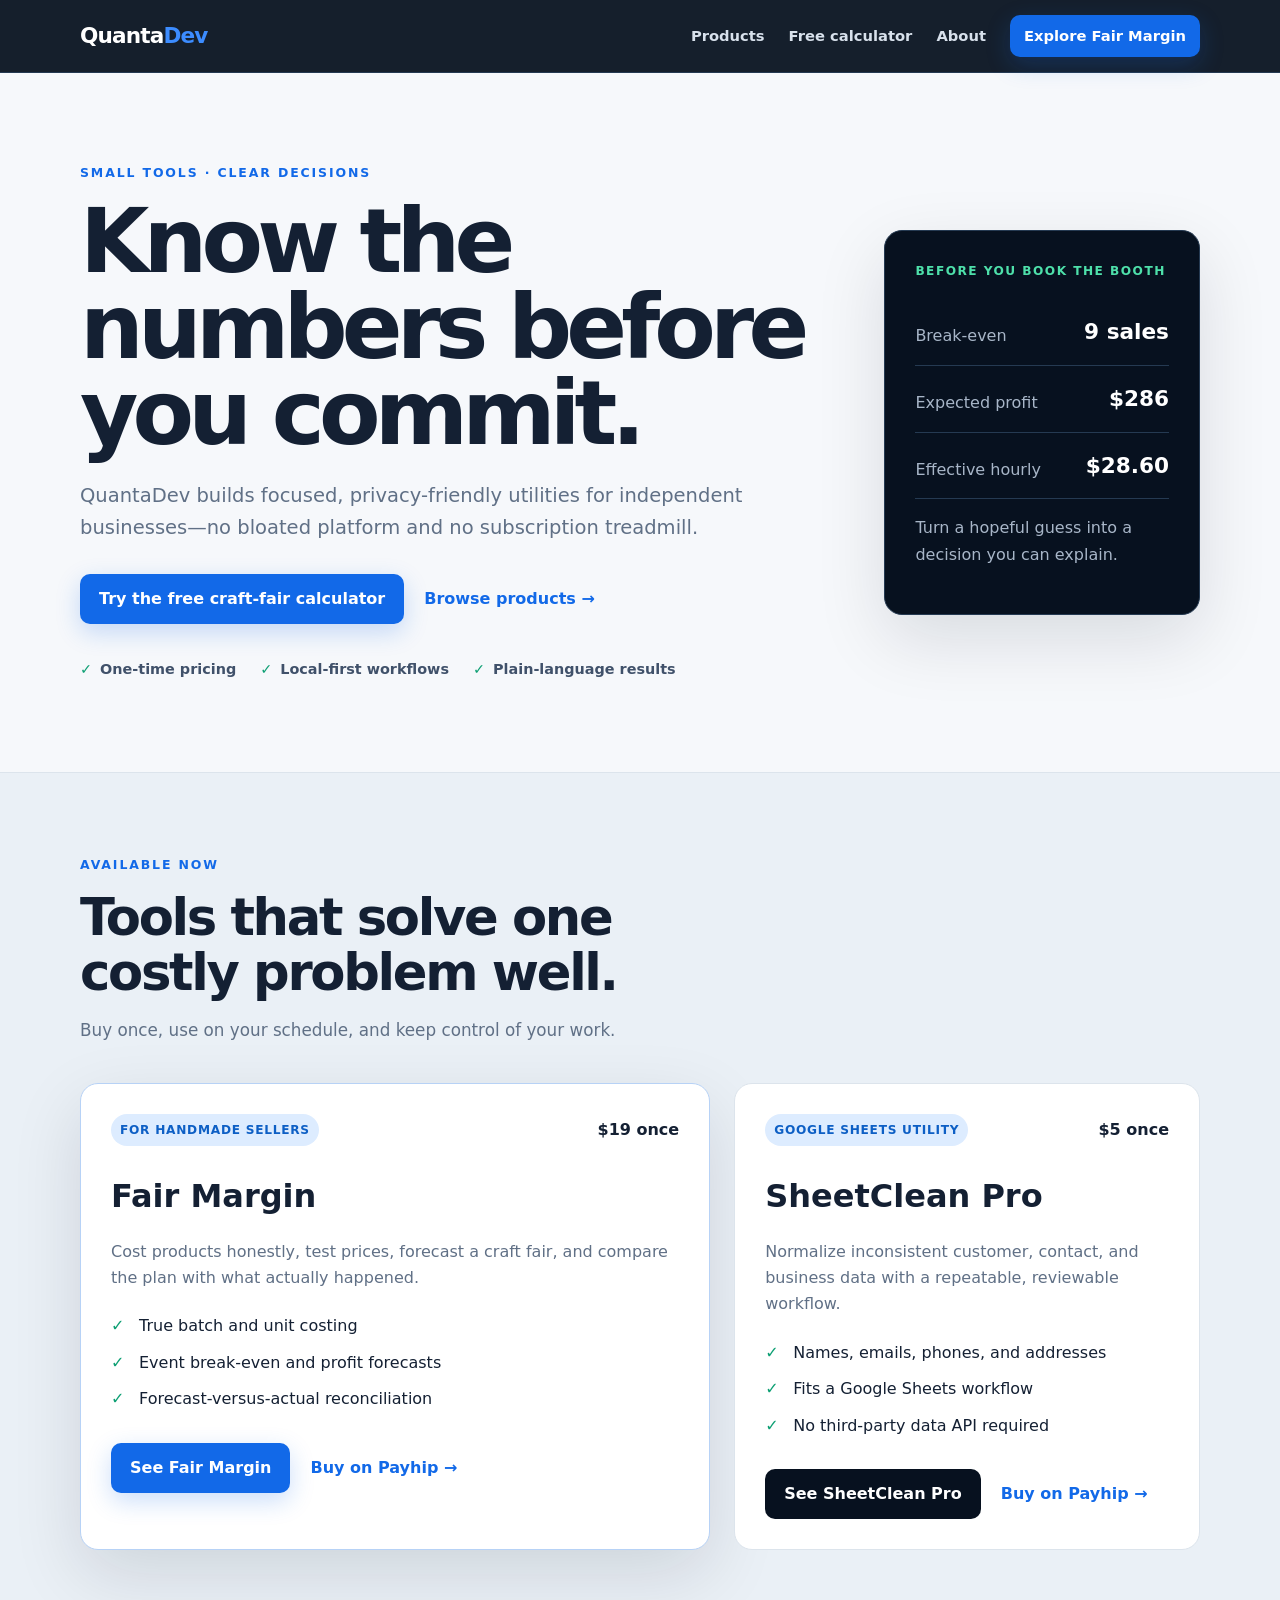
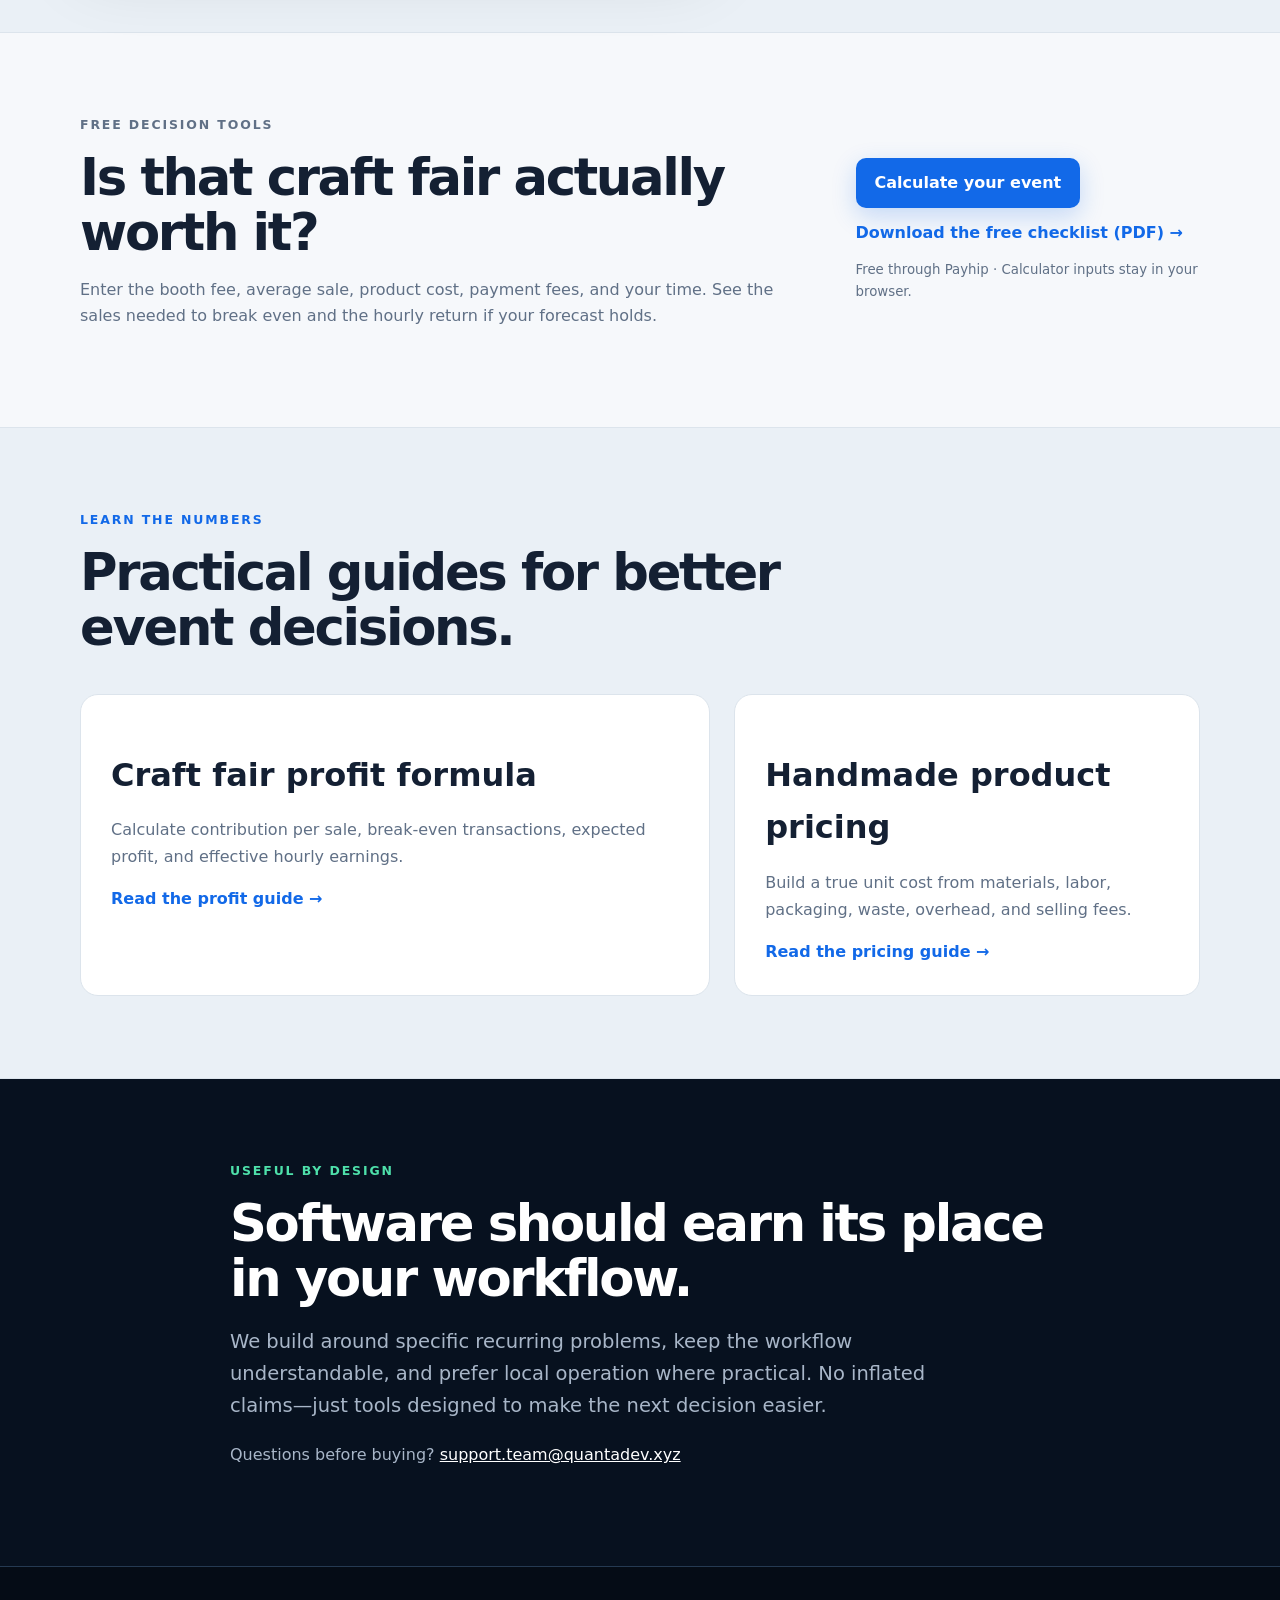
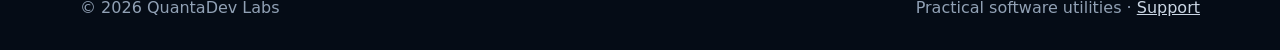
<file: index.html>
<!doctype html>
<html lang="en">
<head>
  <meta charset="utf-8">
  <meta name="viewport" content="width=device-width, initial-scale=1">
  <title>QuantaDev Labs | Practical tools for independent businesses</title>
  <meta name="description" content="Focused, privacy-friendly tools for handmade sellers and small teams. Plan craft-fair profit, clean spreadsheet data, and make better decisions without another subscription.">
  <link rel="canonical" href="https://www.quantadev.xyz/">
  <meta property="og:title" content="QuantaDev Labs | Small tools. Clear decisions.">
  <meta property="og:description" content="Practical, privacy-friendly tools for independent businesses—without another subscription.">
  <meta property="og:url" content="https://www.quantadev.xyz/">
  <meta property="og:type" content="website">
  <meta name="theme-color" content="#07111f">
  <link rel="stylesheet" href="styles.css">
  <script type="application/ld+json">{"@context":"https://schema.org","@type":"Organization","name":"QuantaDev Labs","url":"https://www.quantadev.xyz/","email":"support.team@quantadev.xyz"}</script>
<script src="analytics.js" defer></script></head>
<body>
  <a class="skip-link" href="#main">Skip to content</a>
  <header class="site-header"><div class="shell nav-wrap"><a class="brand" href="index.html" aria-label="QuantaDev Labs home">Quanta<span>Dev</span></a><nav aria-label="Main navigation"><a href="#products">Products</a><a href="craft-fair-calculator.html">Free calculator</a><a href="#about">About</a><a class="button button-small" href="fair-margin.html">Explore Fair Margin</a></nav></div></header>
  <main id="main">
    <section class="hero shell">
      <div class="hero-copy"><p class="eyebrow">Small tools · clear decisions</p><h1>Know the numbers before you commit.</h1><p class="lede">QuantaDev builds focused, privacy-friendly utilities for independent businesses—no bloated platform and no subscription treadmill.</p><div class="button-row"><a class="button" href="craft-fair-calculator.html">Try the free craft-fair calculator</a><a class="text-link" href="#products">Browse products →</a></div><ul class="trust-list"><li>One-time pricing</li><li>Local-first workflows</li><li>Plain-language results</li></ul></div>
      <aside class="hero-card" aria-label="Example craft fair result"><div class="result-kicker">Before you book the booth</div><div class="hero-metric"><span>Break-even</span><strong>9 sales</strong></div><div class="hero-metric"><span>Expected profit</span><strong>$286</strong></div><div class="hero-metric"><span>Effective hourly</span><strong>$28.60</strong></div><p>Turn a hopeful guess into a decision you can explain.</p></aside>
    </section>
    <section class="section section-tint" id="products"><div class="shell"><p class="eyebrow">Available now</p><div class="section-heading"><h2>Tools that solve one costly problem well.</h2><p>Buy once, use on your schedule, and keep control of your work.</p></div><div class="product-grid">
      <article class="product-card product-featured"><div class="card-topline"><span class="pill">For handmade sellers</span><span class="price">$19 once</span></div><h3>Fair Margin</h3><p>Cost products honestly, test prices, forecast a craft fair, and compare the plan with what actually happened.</p><ul class="check-list"><li>True batch and unit costing</li><li>Event break-even and profit forecasts</li><li>Forecast-versus-actual reconciliation</li></ul><div class="button-row"><a class="button" href="fair-margin.html">See Fair Margin</a><a class="text-link" href="https://payhip.com/b/0EDwq?utm_source=quantadev&amp;utm_medium=website&amp;utm_campaign=craft_fair_funnel&amp;utm_content=homepage_product_card" rel="noopener" data-track="payhip_click" data-placement="homepage_product_card">Buy on Payhip →</a></div></article>
      <article class="product-card"><div class="card-topline"><span class="pill">Google Sheets utility</span><span class="price">$5 once</span></div><h3>SheetClean Pro</h3><p>Normalize inconsistent customer, contact, and business data with a repeatable, reviewable workflow.</p><ul class="check-list"><li>Names, emails, phones, and addresses</li><li>Fits a Google Sheets workflow</li><li>No third-party data API required</li></ul><div class="button-row"><a class="button button-secondary" href="sheetclean-pro.html">See SheetClean Pro</a><a class="text-link" href="https://payhip.com/b/Xvz1y?utm_source=quantadev&amp;utm_medium=website&amp;utm_campaign=sheetclean_funnel&amp;utm_content=homepage_product_card" rel="noopener" data-track="payhip_click" data-placement="homepage_sheetclean_card">Buy on Payhip →</a></div></article>
    </div></div></section>
    <section class="section shell"><div class="split-callout"><div><p class="eyebrow">Free decision tools</p><h2>Is that craft fair actually worth it?</h2><p>Enter the booth fee, average sale, product cost, payment fees, and your time. See the sales needed to break even and the hourly return if your forecast holds.</p></div><div class="callout-action"><a class="button" href="craft-fair-calculator.html">Calculate your event</a><a class="text-link" href="https://payhip.com/b/nqw56?utm_source=quantadev&amp;utm_medium=website&amp;utm_campaign=craft_fair_funnel&amp;utm_content=homepage_callout" rel="noopener" data-track="lead_magnet_click" data-placement="homepage_callout">Download the free checklist (PDF) →</a><small>Free through Payhip · Calculator inputs stay in your browser.</small></div></div></section>
    <section class="section section-tint"><div class="shell"><p class="eyebrow">Learn the numbers</p><div class="section-heading"><h2>Practical guides for better event decisions.</h2></div><div class="product-grid"><article class="product-card"><h3>Craft fair profit formula</h3><p>Calculate contribution per sale, break-even transactions, expected profit, and effective hourly earnings.</p><a class="text-link" href="craft-fair-profit-guide.html">Read the profit guide →</a></article><article class="product-card"><h3>Handmade product pricing</h3><p>Build a true unit cost from materials, labor, packaging, waste, overhead, and selling fees.</p><a class="text-link" href="handmade-pricing-guide.html">Read the pricing guide →</a></article></div></div></section>
    <section class="section section-dark" id="about"><div class="shell narrow"><p class="eyebrow">Useful by design</p><h2>Software should earn its place in your workflow.</h2><p class="lede">We build around specific recurring problems, keep the workflow understandable, and prefer local operation where practical. No inflated claims—just tools designed to make the next decision easier.</p><p>Questions before buying? <a href="mailto:support.team@quantadev.xyz">support.team@quantadev.xyz</a></p></div></section>
  </main>
  <footer class="site-footer"><div class="shell footer-row"><span>© 2026 QuantaDev Labs</span><span>Practical software utilities · <a href="mailto:support.team@quantadev.xyz">Support</a></span></div></footer>
</body>
</html>
</file>
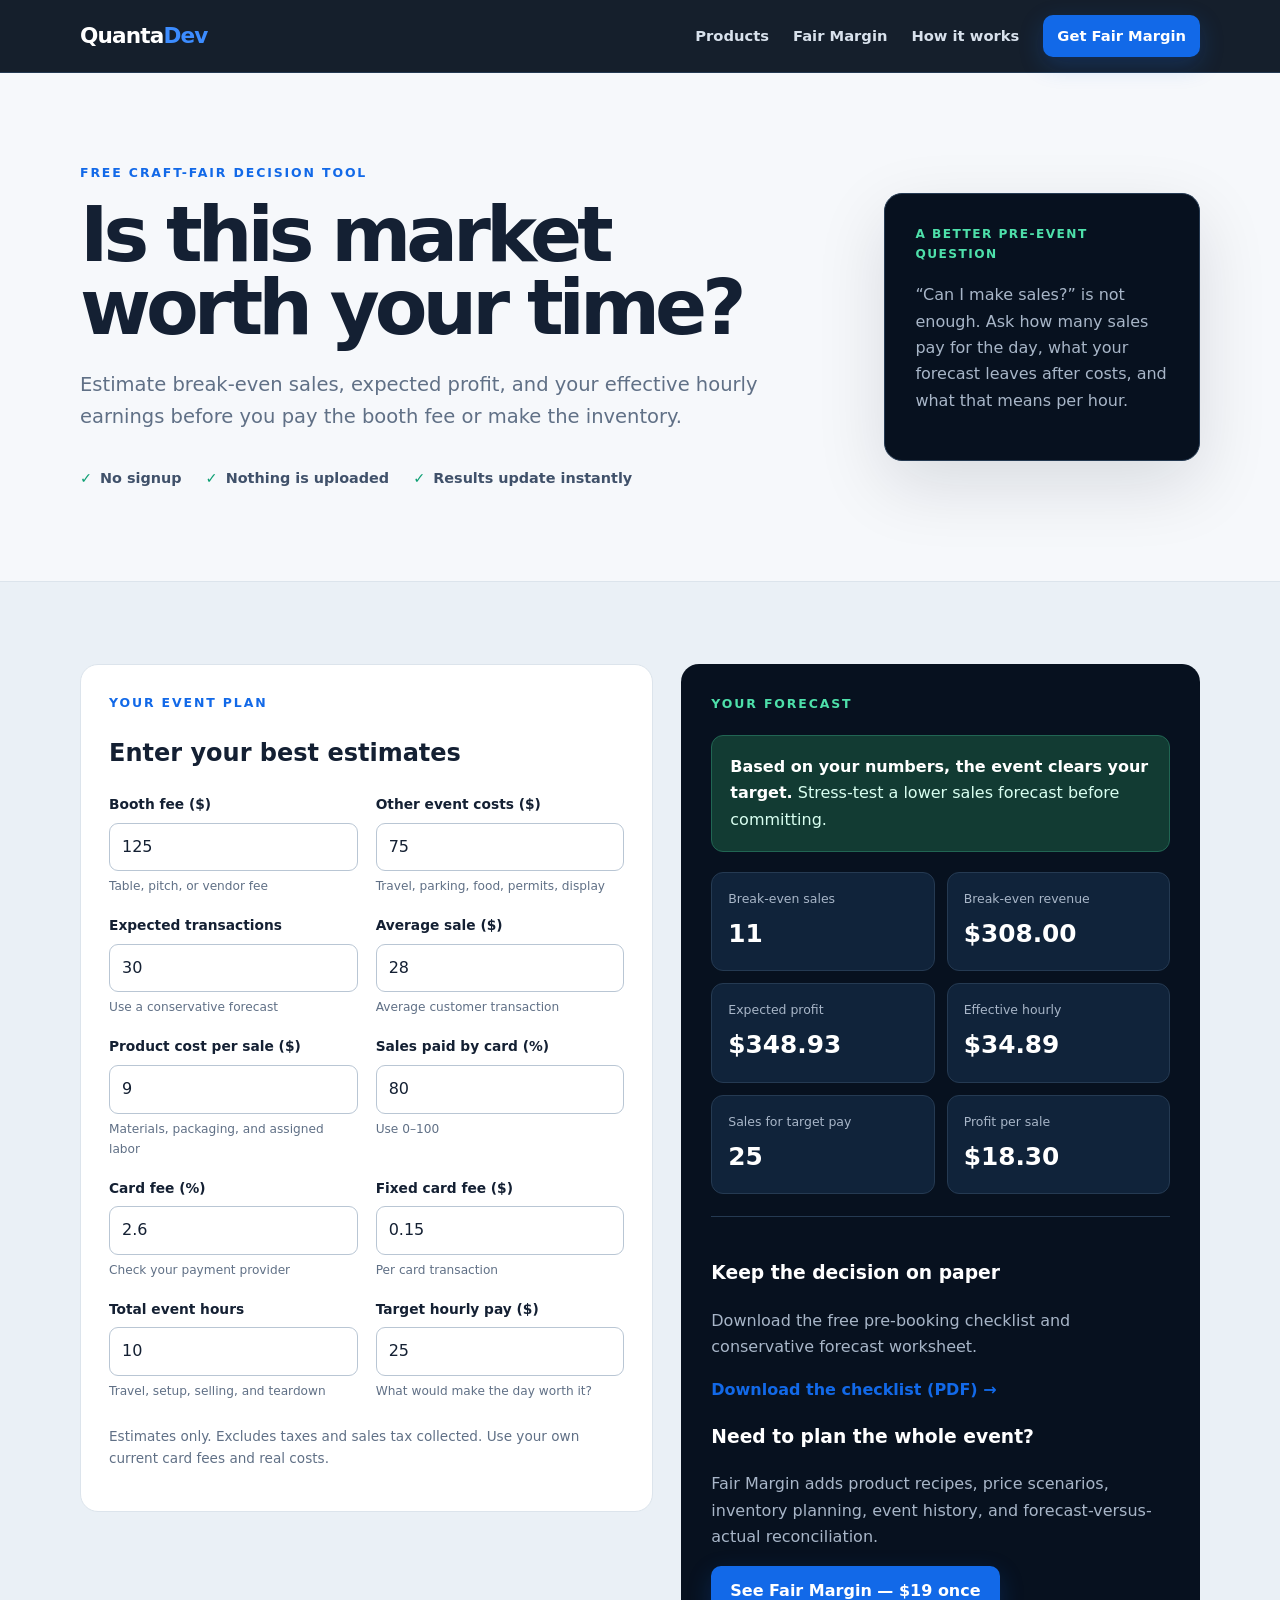
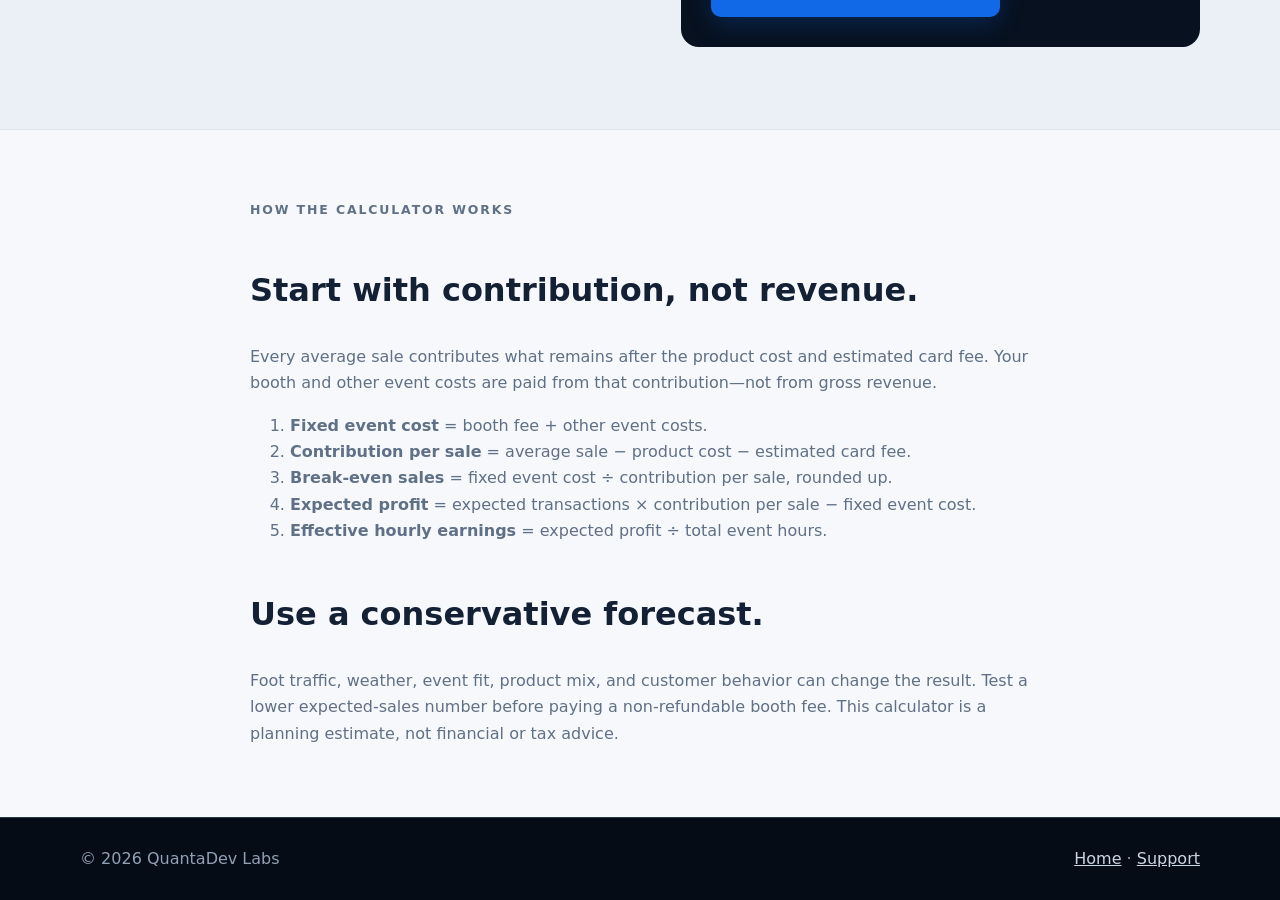
<file: craft-fair-calculator.html>
<!doctype html><html lang="en"><head><meta charset="utf-8"><meta name="viewport" content="width=device-width,initial-scale=1"><title>Free Craft Fair Profit Calculator | QuantaDev Labs</title><meta name="description" content="Estimate craft-fair break-even sales, expected profit, effective hourly earnings, and sales needed to hit your target pay. Free, private, and no signup required."><link rel="canonical" href="https://www.quantadev.xyz/craft-fair-calculator.html"><meta property="og:title" content="Free Craft Fair Profit & Break-Even Calculator"><meta property="og:description" content="See whether a craft fair is worth the booth fee before you commit."><meta property="og:type" content="website"><meta property="og:url" content="https://www.quantadev.xyz/craft-fair-calculator.html"><meta name="theme-color" content="#07111f"><link rel="stylesheet" href="styles.css"><script type="application/ld+json">{"@context":"https://schema.org","@type":"WebApplication","name":"Craft Fair Profit Calculator","url":"https://www.quantadev.xyz/craft-fair-calculator.html","applicationCategory":"BusinessApplication","operatingSystem":"Any modern web browser","offers":{"@type":"Offer","price":"0","priceCurrency":"USD"}}</script><script src="analytics.js" defer></script></head>
<body><a class="skip-link" href="#main">Skip to content</a><header class="site-header"><div class="shell nav-wrap"><a class="brand" href="index.html">Quanta<span>Dev</span></a><nav aria-label="Main navigation"><a href="index.html#products">Products</a><a href="fair-margin.html">Fair Margin</a><a href="#how">How it works</a><a class="button button-small" href="https://payhip.com/b/0EDwq?utm_source=quantadev&amp;utm_medium=website&amp;utm_campaign=craft_fair_funnel&amp;utm_content=calculator_nav" rel="noopener" data-track="payhip_click" data-placement="calculator_nav">Get Fair Margin</a></nav></div></header>
<main id="main"><section class="hero shell product-hero"><div class="hero-copy"><p class="eyebrow">Free craft-fair decision tool</p><h1>Is this market worth your time?</h1><p class="lede">Estimate break-even sales, expected profit, and your effective hourly earnings before you pay the booth fee or make the inventory.</p><ul class="trust-list"><li>No signup</li><li>Nothing is uploaded</li><li>Results update instantly</li></ul></div><aside class="hero-card"><div class="result-kicker">A better pre-event question</div><p>“Can I make sales?” is not enough. Ask how many sales pay for the day, what your forecast leaves after costs, and what that means per hour.</p></aside></section>
<section class="section section-tint"><div class="shell calculator-layout"><form class="calculator-panel" id="calculator" novalidate><p class="eyebrow">Your event plan</p><h2>Enter your best estimates</h2><div class="input-grid">
<div class="field"><label for="boothFee">Booth fee ($)</label><input id="boothFee" name="boothFee" type="number" min="0" step="0.01" value="125" inputmode="decimal"><small>Table, pitch, or vendor fee</small></div>
<div class="field"><label for="otherFixed">Other event costs ($)</label><input id="otherFixed" name="otherFixed" type="number" min="0" step="0.01" value="75" inputmode="decimal"><small>Travel, parking, food, permits, display</small></div>
<div class="field"><label for="expectedSales">Expected transactions</label><input id="expectedSales" name="expectedSales" type="number" min="0" step="1" value="30" inputmode="numeric"><small>Use a conservative forecast</small></div>
<div class="field"><label for="averageSale">Average sale ($)</label><input id="averageSale" name="averageSale" type="number" min="0" step="0.01" value="28" inputmode="decimal"><small>Average customer transaction</small></div>
<div class="field"><label for="productCost">Product cost per sale ($)</label><input id="productCost" name="productCost" type="number" min="0" step="0.01" value="9" inputmode="decimal"><small>Materials, packaging, and assigned labor</small></div>
<div class="field"><label for="cardShare">Sales paid by card (%)</label><input id="cardShare" name="cardShare" type="number" min="0" max="100" step="1" value="80" inputmode="decimal"><small>Use 0–100</small></div>
<div class="field"><label for="cardRate">Card fee (%)</label><input id="cardRate" name="cardRate" type="number" min="0" max="100" step="0.01" value="2.6" inputmode="decimal"><small>Check your payment provider</small></div>
<div class="field"><label for="cardFixed">Fixed card fee ($)</label><input id="cardFixed" name="cardFixed" type="number" min="0" step="0.01" value="0.15" inputmode="decimal"><small>Per card transaction</small></div>
<div class="field"><label for="hours">Total event hours</label><input id="hours" name="hours" type="number" min="0" step="0.5" value="10" inputmode="decimal"><small>Travel, setup, selling, and teardown</small></div>
<div class="field"><label for="hourlyTarget">Target hourly pay ($)</label><input id="hourlyTarget" name="hourlyTarget" type="number" min="0" step="0.01" value="25" inputmode="decimal"><small>What would make the day worth it?</small></div></div><p class="formula-note">Estimates only. Excludes taxes and sales tax collected. Use your own current card fees and real costs.</p></form>
<aside class="calculator-results"><p class="eyebrow">Your forecast</p><div id="resultSummary" class="result-summary" role="status" aria-live="polite" aria-atomic="true"><strong>Based on your numbers, the event clears your target.</strong></div><div class="metric-grid"><div class="metric"><span>Break-even sales</span><strong id="breakEvenSales">—</strong></div><div class="metric"><span>Break-even revenue</span><strong id="breakEvenRevenue">—</strong></div><div class="metric"><span>Expected profit</span><strong id="expectedProfit">—</strong></div><div class="metric"><span>Effective hourly</span><strong id="hourlyProfit">—</strong></div><div class="metric"><span>Sales for target pay</span><strong id="targetSales">—</strong></div><div class="metric"><span>Profit per sale</span><strong id="contribution">—</strong></div></div><p id="warning" class="warning" hidden></p><div class="upgrade-card"><h3>Keep the decision on paper</h3><p>Download the free pre-booking checklist and conservative forecast worksheet.</p><a class="text-link" href="https://payhip.com/b/nqw56?utm_source=quantadev&amp;utm_medium=website&amp;utm_campaign=craft_fair_funnel&amp;utm_content=calculator_results" rel="noopener" data-track="lead_magnet_click" data-placement="calculator_results">Download the checklist (PDF) →</a><h3>Need to plan the whole event?</h3><p>Fair Margin adds product recipes, price scenarios, inventory planning, event history, and forecast-versus-actual reconciliation.</p><a class="button" href="fair-margin.html">See Fair Margin — $19 once</a></div></aside></div></section>
<article class="article-copy shell" id="how"><p class="eyebrow">How the calculator works</p><h2>Start with contribution, not revenue.</h2><p>Every average sale contributes what remains after the product cost and estimated card fee. Your booth and other event costs are paid from that contribution—not from gross revenue.</p><ol><li><strong>Fixed event cost</strong> = booth fee + other event costs.</li><li><strong>Contribution per sale</strong> = average sale − product cost − estimated card fee.</li><li><strong>Break-even sales</strong> = fixed event cost ÷ contribution per sale, rounded up.</li><li><strong>Expected profit</strong> = expected transactions × contribution per sale − fixed event cost.</li><li><strong>Effective hourly earnings</strong> = expected profit ÷ total event hours.</li></ol><h2>Use a conservative forecast.</h2><p>Foot traffic, weather, event fit, product mix, and customer behavior can change the result. Test a lower expected-sales number before paying a non-refundable booth fee. This calculator is a planning estimate, not financial or tax advice.</p></article></main>
<footer class="site-footer"><div class="shell footer-row"><span>© 2026 QuantaDev Labs</span><span><a href="index.html">Home</a> · <a href="mailto:support.team@quantadev.xyz">Support</a></span></div></footer><script src="calculator.js"></script></body></html>
</file>
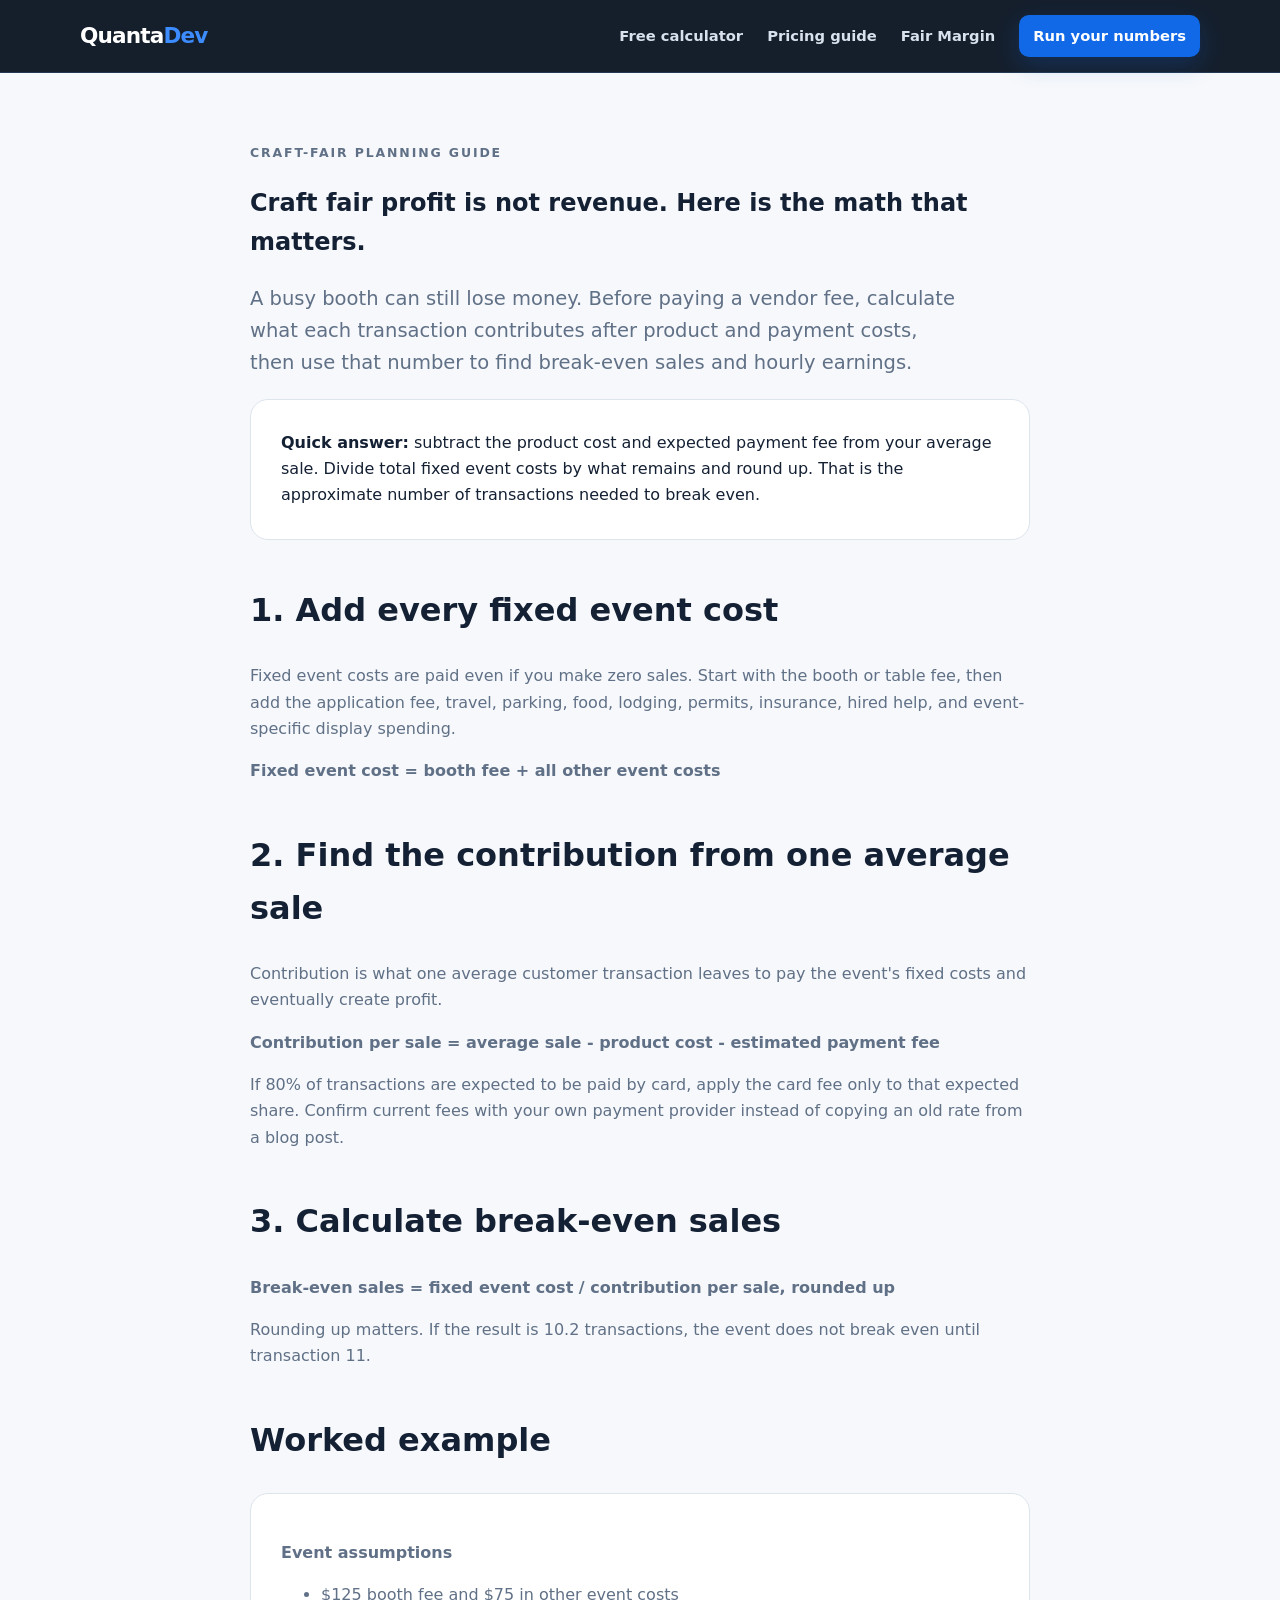
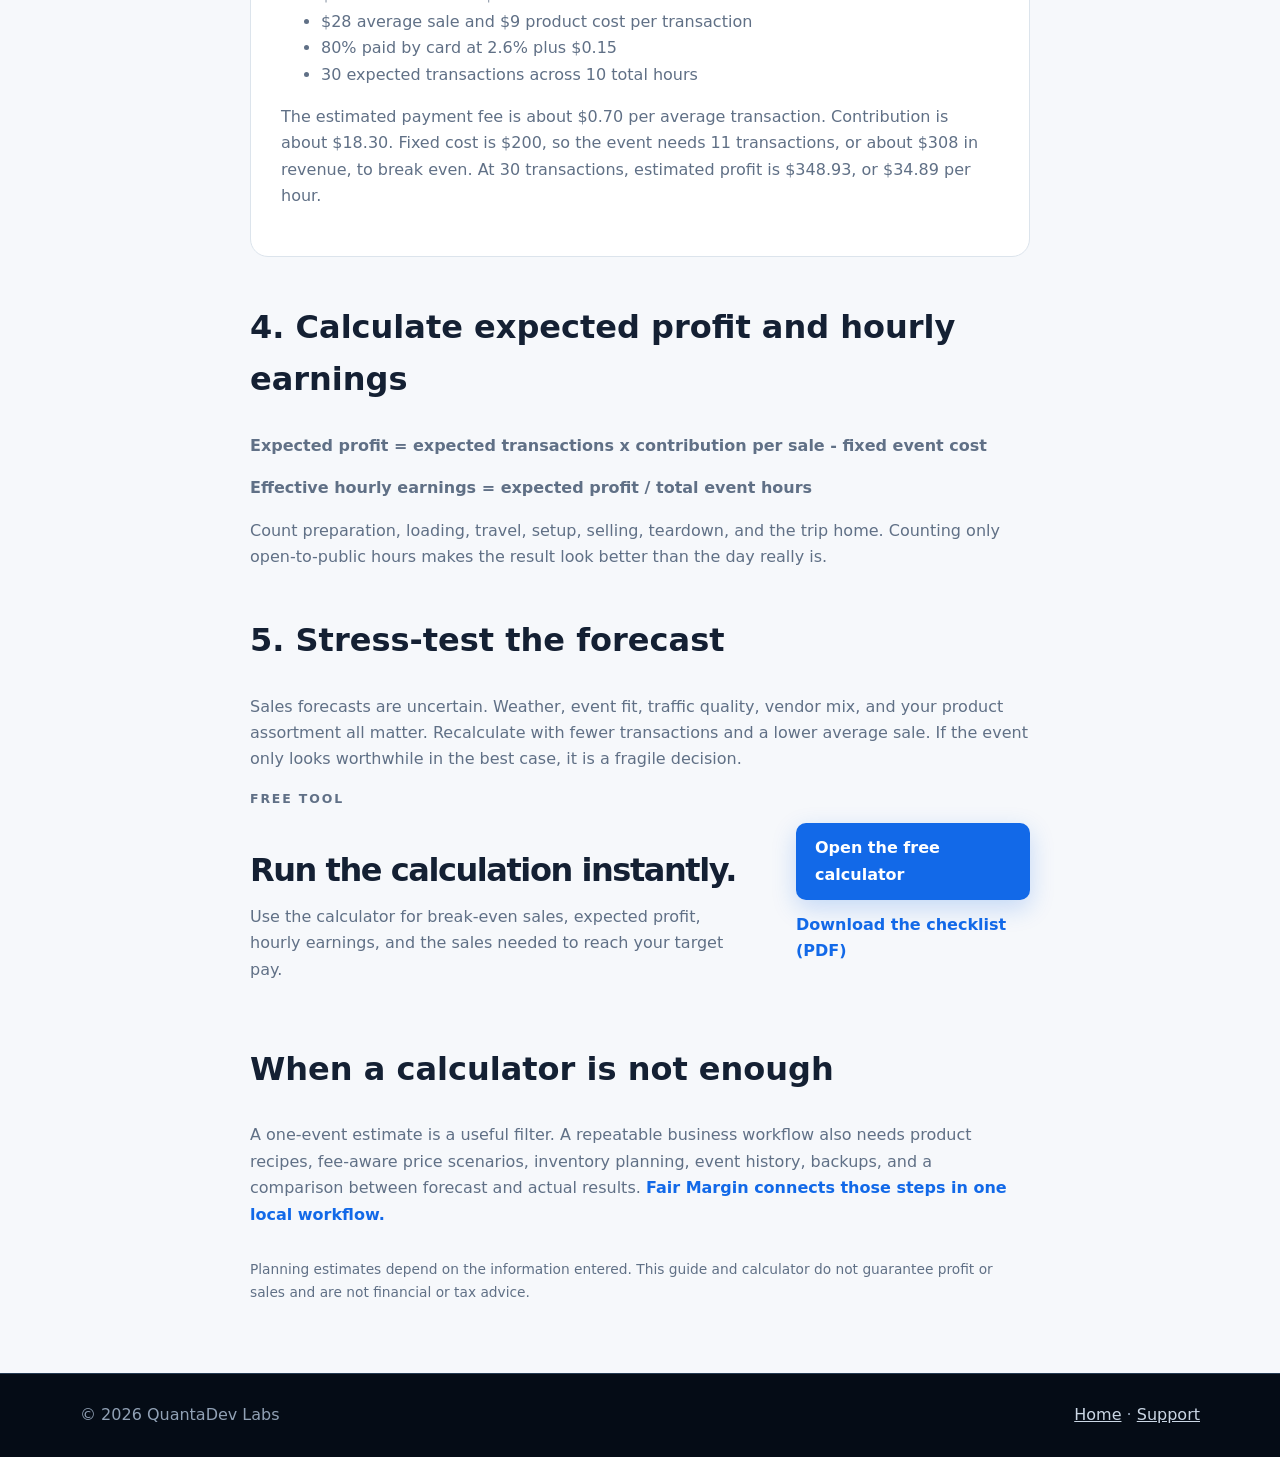
<file: craft-fair-profit-guide.html>
<!doctype html><html lang="en"><head><meta charset="utf-8"><meta name="viewport" content="width=device-width,initial-scale=1"><title>Craft Fair Profit Formula: Break-Even and Hourly Pay Guide</title><meta name="description" content="Learn how to calculate craft-fair break-even sales, expected profit, and effective hourly earnings with a worked example and free calculator."><link rel="canonical" href="https://www.quantadev.xyz/craft-fair-profit-guide.html"><meta name="theme-color" content="#07111f"><link rel="stylesheet" href="styles.css"><script type="application/ld+json">{"@context":"https://schema.org","@type":"Article","headline":"Craft Fair Profit Formula: Break-Even and Hourly Pay Guide","author":{"@type":"Organization","name":"QuantaDev Labs"},"publisher":{"@type":"Organization","name":"QuantaDev Labs"},"datePublished":"2026-11-04","dateModified":"2026-11-04","mainEntityOfPage":"https://www.quantadev.xyz/craft-fair-profit-guide.html"}</script><script src="analytics.js" defer></script></head>
<body><a class="skip-link" href="#main">Skip to content</a><header class="site-header"><div class="shell nav-wrap"><a class="brand" href="index.html">Quanta<span>Dev</span></a><nav aria-label="Main navigation"><a href="craft-fair-calculator.html">Free calculator</a><a href="handmade-pricing-guide.html">Pricing guide</a><a href="fair-margin.html">Fair Margin</a><a class="button button-small" href="craft-fair-calculator.html">Run your numbers</a></nav></div></header>
<main id="main"><article class="article-copy shell"><p class="eyebrow">Craft-fair planning guide</p><h1>Craft fair profit is not revenue. Here is the math that matters.</h1><p class="lede">A busy booth can still lose money. Before paying a vendor fee, calculate what each transaction contributes after product and payment costs, then use that number to find break-even sales and hourly earnings.</p><div class="panel"><strong>Quick answer:</strong> subtract the product cost and expected payment fee from your average sale. Divide total fixed event costs by what remains and round up. That is the approximate number of transactions needed to break even.</div>
<h2>1. Add every fixed event cost</h2><p>Fixed event costs are paid even if you make zero sales. Start with the booth or table fee, then add the application fee, travel, parking, food, lodging, permits, insurance, hired help, and event-specific display spending.</p><p><strong>Fixed event cost = booth fee + all other event costs</strong></p><h2>2. Find the contribution from one average sale</h2><p>Contribution is what one average customer transaction leaves to pay the event's fixed costs and eventually create profit.</p><p><strong>Contribution per sale = average sale - product cost - estimated payment fee</strong></p><p>If 80% of transactions are expected to be paid by card, apply the card fee only to that expected share. Confirm current fees with your own payment provider instead of copying an old rate from a blog post.</p>
<h2>3. Calculate break-even sales</h2><p><strong>Break-even sales = fixed event cost / contribution per sale, rounded up</strong></p><p>Rounding up matters. If the result is 10.2 transactions, the event does not break even until transaction 11.</p><h2>Worked example</h2><div class="panel"><p><strong>Event assumptions</strong></p><ul><li>$125 booth fee and $75 in other event costs</li><li>$28 average sale and $9 product cost per transaction</li><li>80% paid by card at 2.6% plus $0.15</li><li>30 expected transactions across 10 total hours</li></ul><p>The estimated payment fee is about $0.70 per average transaction. Contribution is about $18.30. Fixed cost is $200, so the event needs 11 transactions, or about $308 in revenue, to break even. At 30 transactions, estimated profit is $348.93, or $34.89 per hour.</p></div>
<h2>4. Calculate expected profit and hourly earnings</h2><p><strong>Expected profit = expected transactions x contribution per sale - fixed event cost</strong></p><p><strong>Effective hourly earnings = expected profit / total event hours</strong></p><p>Count preparation, loading, travel, setup, selling, teardown, and the trip home. Counting only open-to-public hours makes the result look better than the day really is.</p><h2>5. Stress-test the forecast</h2><p>Sales forecasts are uncertain. Weather, event fit, traffic quality, vendor mix, and your product assortment all matter. Recalculate with fewer transactions and a lower average sale. If the event only looks worthwhile in the best case, it is a fragile decision.</p>
<div class="split-callout"><div><p class="eyebrow">Free tool</p><h2>Run the calculation instantly.</h2><p>Use the calculator for break-even sales, expected profit, hourly earnings, and the sales needed to reach your target pay.</p></div><div class="callout-action"><a class="button" href="craft-fair-calculator.html">Open the free calculator</a><a class="text-link" href="https://payhip.com/b/nqw56?utm_source=quantadev&amp;utm_medium=website&amp;utm_campaign=craft_fair_funnel&amp;utm_content=profit_guide_callout" rel="noopener" data-track="lead_magnet_click" data-placement="profit_guide_callout">Download the checklist (PDF)</a></div></div>
<h2>When a calculator is not enough</h2><p>A one-event estimate is a useful filter. A repeatable business workflow also needs product recipes, fee-aware price scenarios, inventory planning, event history, backups, and a comparison between forecast and actual results. <a class="text-link" href="fair-margin.html">Fair Margin connects those steps in one local workflow.</a></p><p class="disclaimer">Planning estimates depend on the information entered. This guide and calculator do not guarantee profit or sales and are not financial or tax advice.</p></article></main><footer class="site-footer"><div class="shell footer-row"><span>© 2026 QuantaDev Labs</span><span><a href="index.html">Home</a> · <a href="mailto:support.team@quantadev.xyz">Support</a></span></div></footer></body></html>
</file>
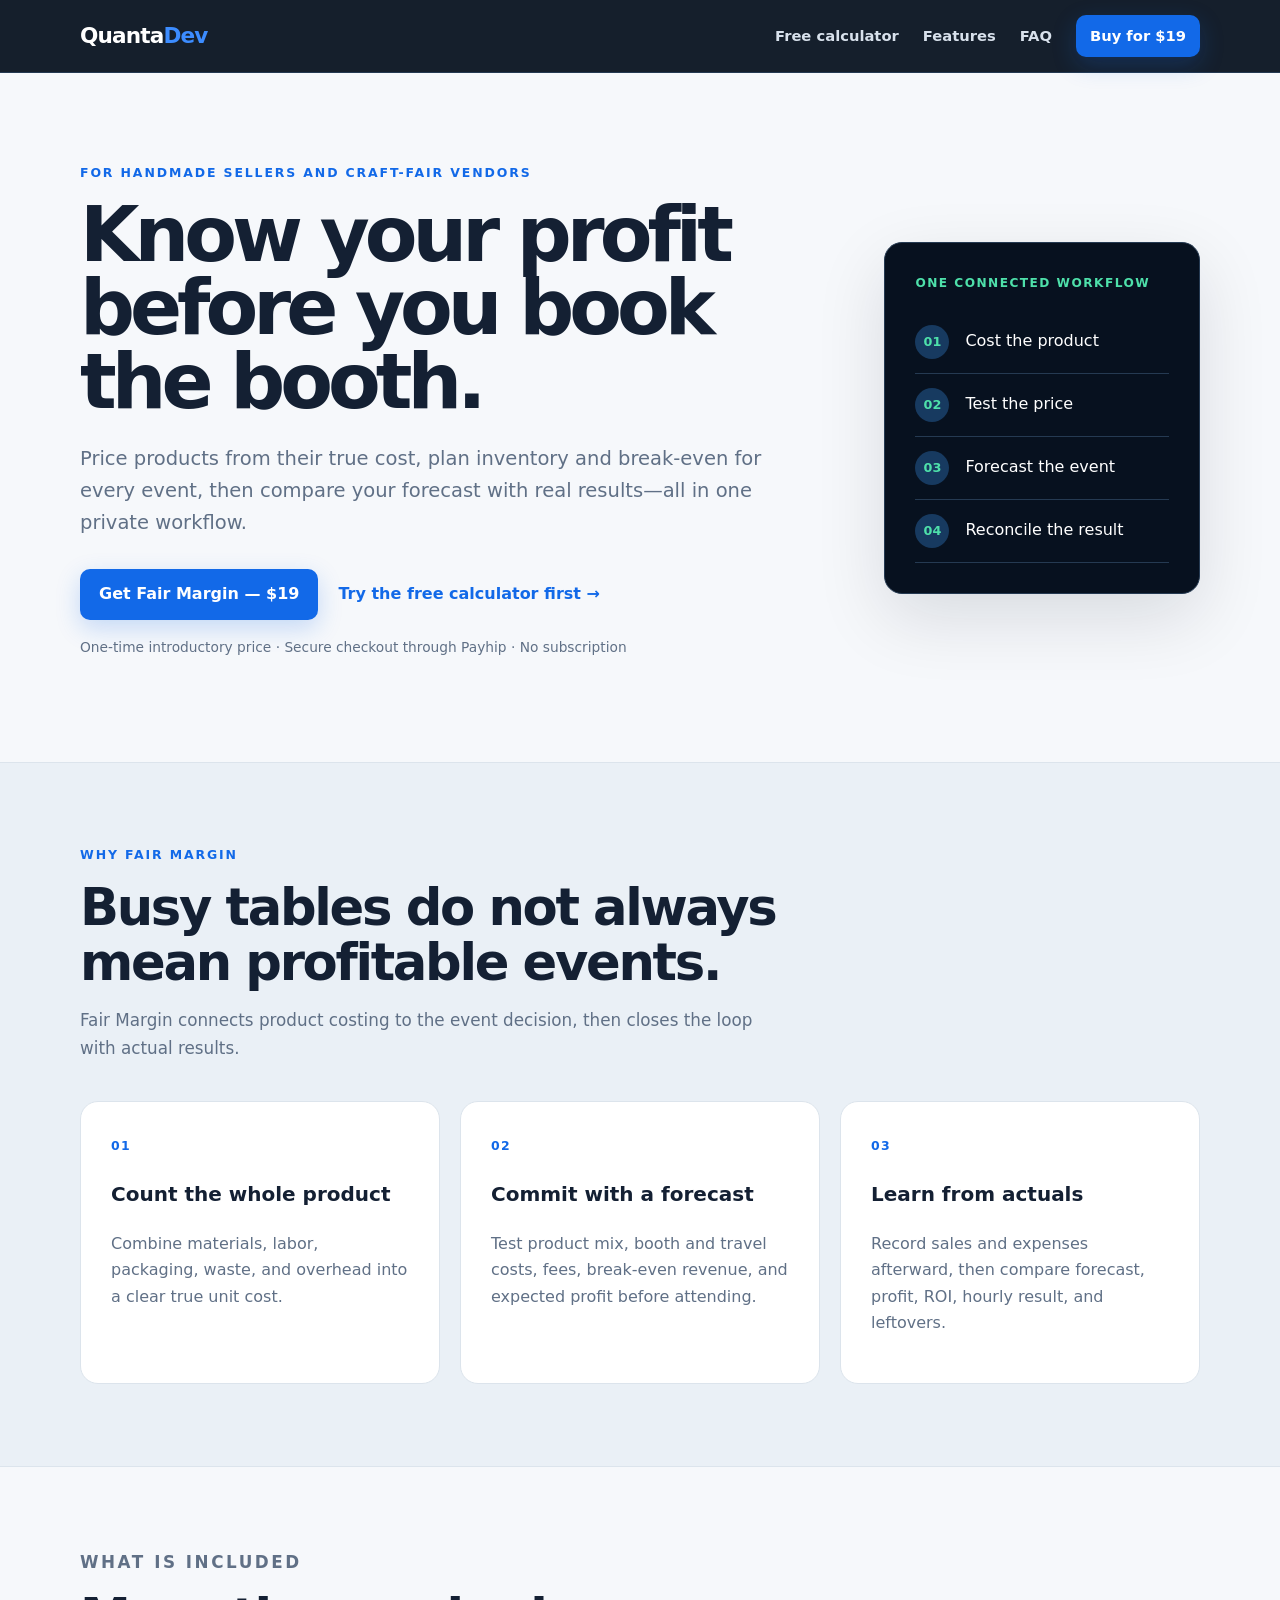
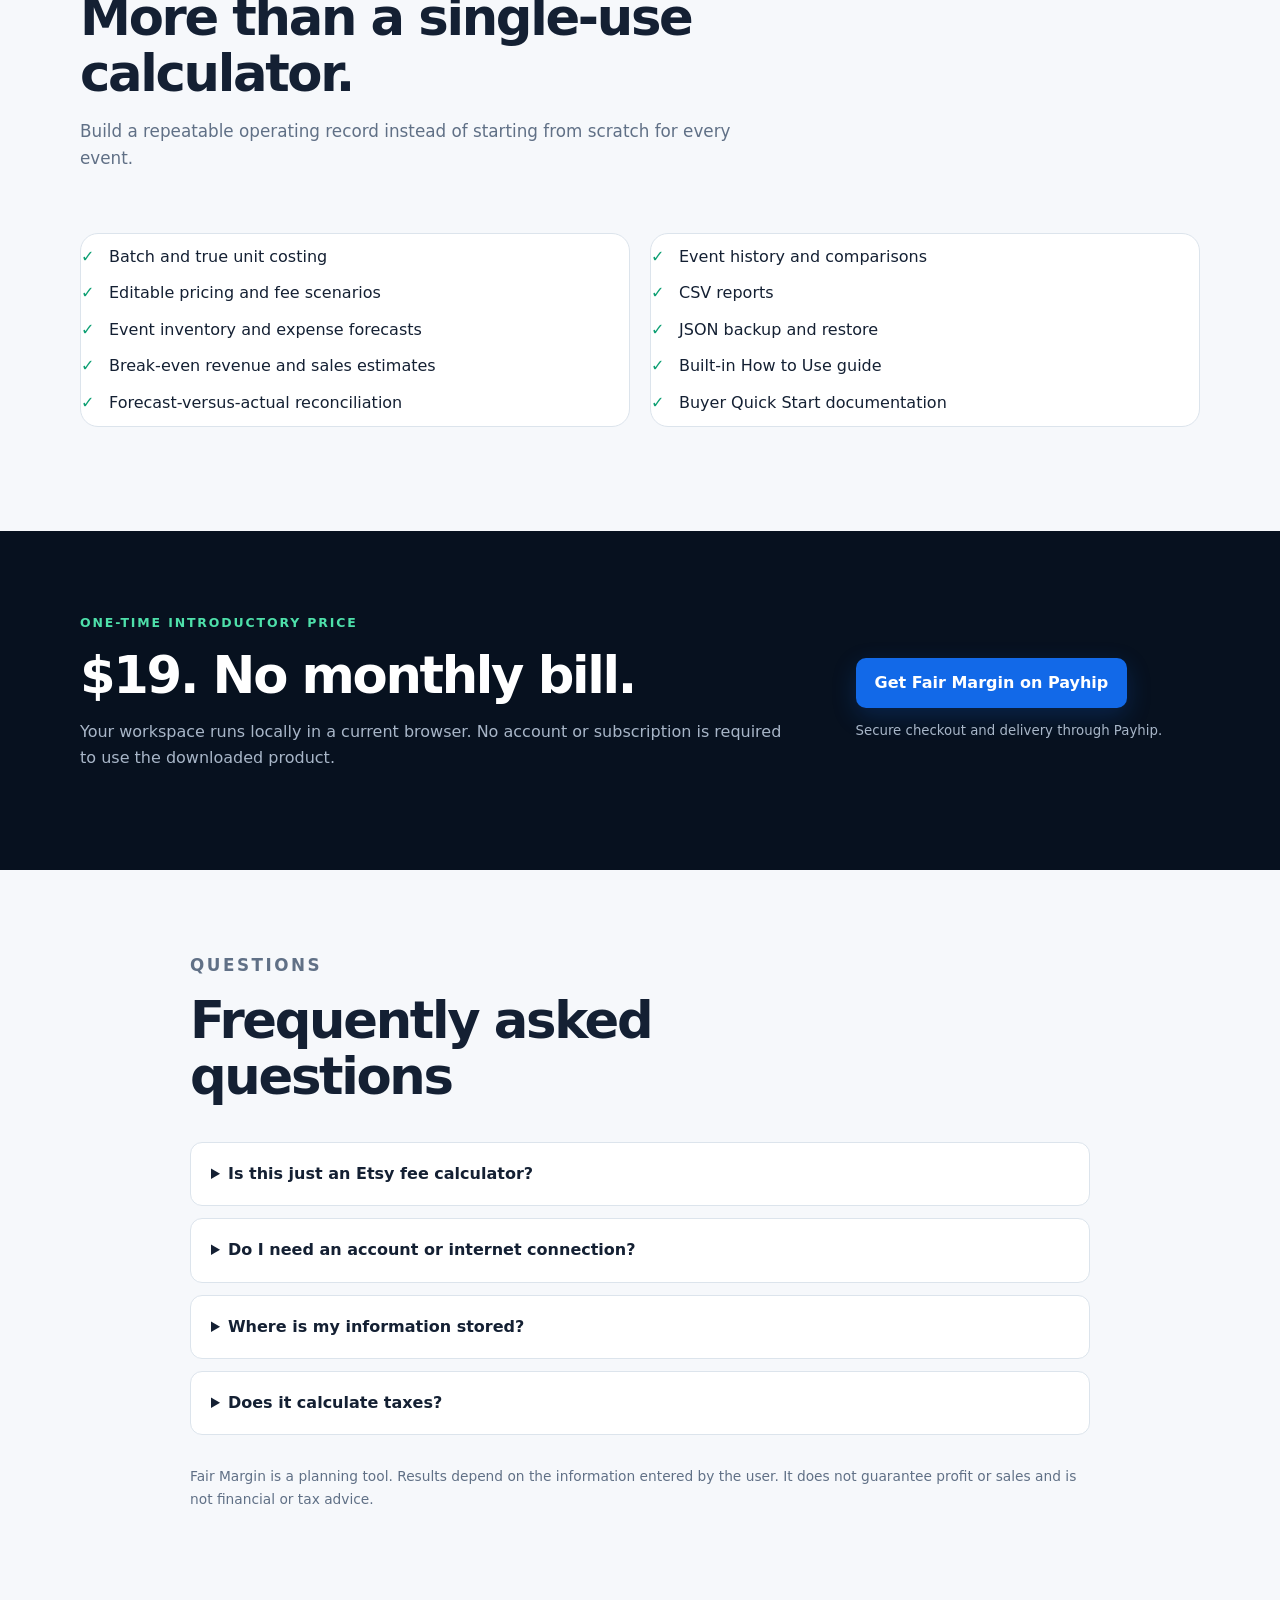
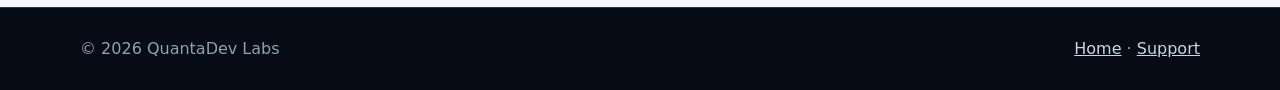
<file: fair-margin.html>
<!doctype html><html lang="en"><head>
<meta charset="utf-8"><meta name="viewport" content="width=device-width,initial-scale=1">
<title>Fair Margin | Craft fair profit and pricing planner</title>
<meta name="description" content="Cost handmade products, test prices, forecast craft-fair break-even and profit, and compare your plan with actual event results—all in one private workflow.">
<link rel="canonical" href="https://www.quantadev.xyz/fair-margin.html"><meta name="theme-color" content="#07111f"><link rel="stylesheet" href="styles.css">
<script type="application/ld+json">{"@context":"https://schema.org","@type":"SoftwareApplication","name":"Fair Margin","applicationCategory":"BusinessApplication","operatingSystem":"Modern web browser","offers":{"@type":"Offer","price":"19.00","priceCurrency":"USD","url":"https://payhip.com/b/0EDwq"},"description":"Craft-fair profit, pricing, and reconciliation planner for handmade sellers."}</script><script src="analytics.js" defer></script></head>
<body><a class="skip-link" href="#main">Skip to content</a><header class="site-header"><div class="shell nav-wrap"><a class="brand" href="index.html">Quanta<span>Dev</span></a><nav aria-label="Main navigation"><a href="craft-fair-calculator.html">Free calculator</a><a href="#features">Features</a><a href="#faq">FAQ</a><a class="button button-small" href="https://payhip.com/b/0EDwq?utm_source=quantadev&amp;utm_medium=website&amp;utm_campaign=craft_fair_funnel&amp;utm_content=fair_margin_nav" rel="noopener" data-track="payhip_click" data-placement="fair_margin_nav">Buy for $19</a></nav></div></header>
<main id="main"><section class="hero shell product-hero"><div class="hero-copy"><p class="eyebrow">For handmade sellers and craft-fair vendors</p><h1>Know your profit before you book the booth.</h1><p class="lede">Price products from their true cost, plan inventory and break-even for every event, then compare your forecast with real results—all in one private workflow.</p><div class="button-row"><a class="button" href="https://payhip.com/b/0EDwq?utm_source=quantadev&amp;utm_medium=website&amp;utm_campaign=craft_fair_funnel&amp;utm_content=fair_margin_hero" rel="noopener" data-track="payhip_click" data-placement="fair_margin_hero">Get Fair Margin — $19</a><a class="text-link" href="craft-fair-calculator.html">Try the free calculator first →</a></div><p class="microcopy">One-time introductory price · Secure checkout through Payhip · No subscription</p></div><aside class="hero-card"><div class="result-kicker">One connected workflow</div><div class="flow-step"><b>01</b><span>Cost the product</span></div><div class="flow-step"><b>02</b><span>Test the price</span></div><div class="flow-step"><b>03</b><span>Forecast the event</span></div><div class="flow-step"><b>04</b><span>Reconcile the result</span></div></aside></section>
<section class="section section-tint" id="features"><div class="shell"><p class="eyebrow">Why Fair Margin</p><div class="section-heading"><h2>Busy tables do not always mean profitable events.</h2><p>Fair Margin connects product costing to the event decision, then closes the loop with actual results.</p></div><div class="three-grid"><article class="feature-card"><span class="feature-number">01</span><h3>Count the whole product</h3><p>Combine materials, labor, packaging, waste, and overhead into a clear true unit cost.</p></article><article class="feature-card"><span class="feature-number">02</span><h3>Commit with a forecast</h3><p>Test product mix, booth and travel costs, fees, break-even revenue, and expected profit before attending.</p></article><article class="feature-card"><span class="feature-number">03</span><h3>Learn from actuals</h3><p>Record sales and expenses afterward, then compare forecast, profit, ROI, hourly result, and leftovers.</p></article></div></div></section>
<section class="section shell"><div class="section-heading"><p class="eyebrow">What is included</p><h2>More than a single-use calculator.</h2><p>Build a repeatable operating record instead of starting from scratch for every event.</p></div><div class="included-grid"><ul class="check-list panel"><li>Batch and true unit costing</li><li>Editable pricing and fee scenarios</li><li>Event inventory and expense forecasts</li><li>Break-even revenue and sales estimates</li><li>Forecast-versus-actual reconciliation</li></ul><ul class="check-list panel"><li>Event history and comparisons</li><li>CSV reports</li><li>JSON backup and restore</li><li>Built-in How to Use guide</li><li>Buyer Quick Start documentation</li></ul></div></section>
<section class="section section-dark"><div class="shell purchase-box"><div><p class="eyebrow">One-time introductory price</p><h2>$19. No monthly bill.</h2><p>Your workspace runs locally in a current browser. No account or subscription is required to use the downloaded product.</p></div><div class="callout-action"><a class="button" href="https://payhip.com/b/0EDwq?utm_source=quantadev&amp;utm_medium=website&amp;utm_campaign=craft_fair_funnel&amp;utm_content=fair_margin_purchase" rel="noopener" data-track="payhip_click" data-placement="fair_margin_purchase">Get Fair Margin on Payhip</a><small>Secure checkout and delivery through Payhip.</small></div></div></section>
<section class="section shell faq" id="faq"><div class="section-heading"><p class="eyebrow">Questions</p><h2>Frequently asked questions</h2></div><details><summary>Is this just an Etsy fee calculator?</summary><p>No. Editable selling fees are one part of a workflow connecting batch costing, price scenarios, event forecasts, and actual results.</p></details><details><summary>Do I need an account or internet connection?</summary><p>No account is required. The downloaded application runs locally in a current browser.</p></details><details><summary>Where is my information stored?</summary><p>In that browser’s local storage. Download regular JSON backups, especially before clearing browser data or changing devices.</p></details><details><summary>Does it calculate taxes?</summary><p>No. Fair Margin is not accounting or tax software.</p></details><p class="disclaimer">Fair Margin is a planning tool. Results depend on the information entered by the user. It does not guarantee profit or sales and is not financial or tax advice.</p></section></main>
<footer class="site-footer"><div class="shell footer-row"><span>© 2026 QuantaDev Labs</span><span><a href="index.html">Home</a> · <a href="mailto:support.team@quantadev.xyz">Support</a></span></div></footer></body></html>
</file>
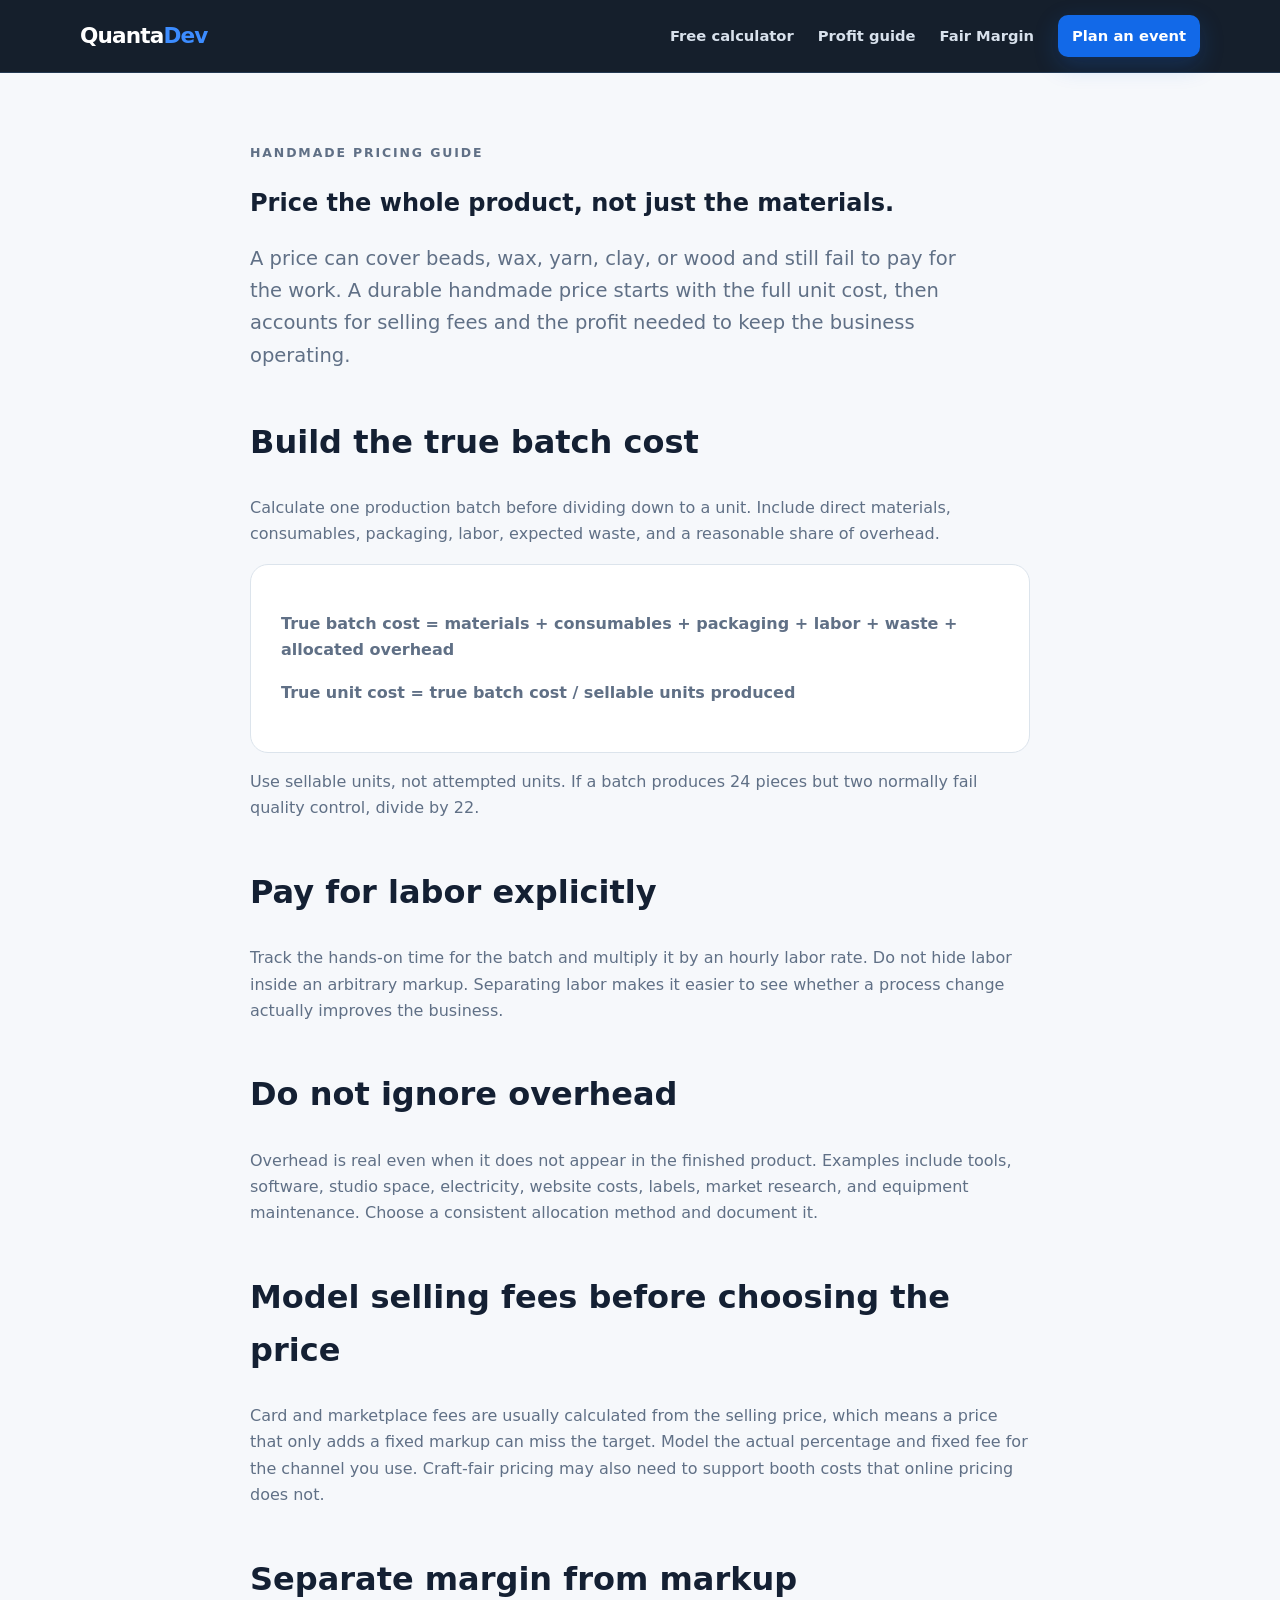
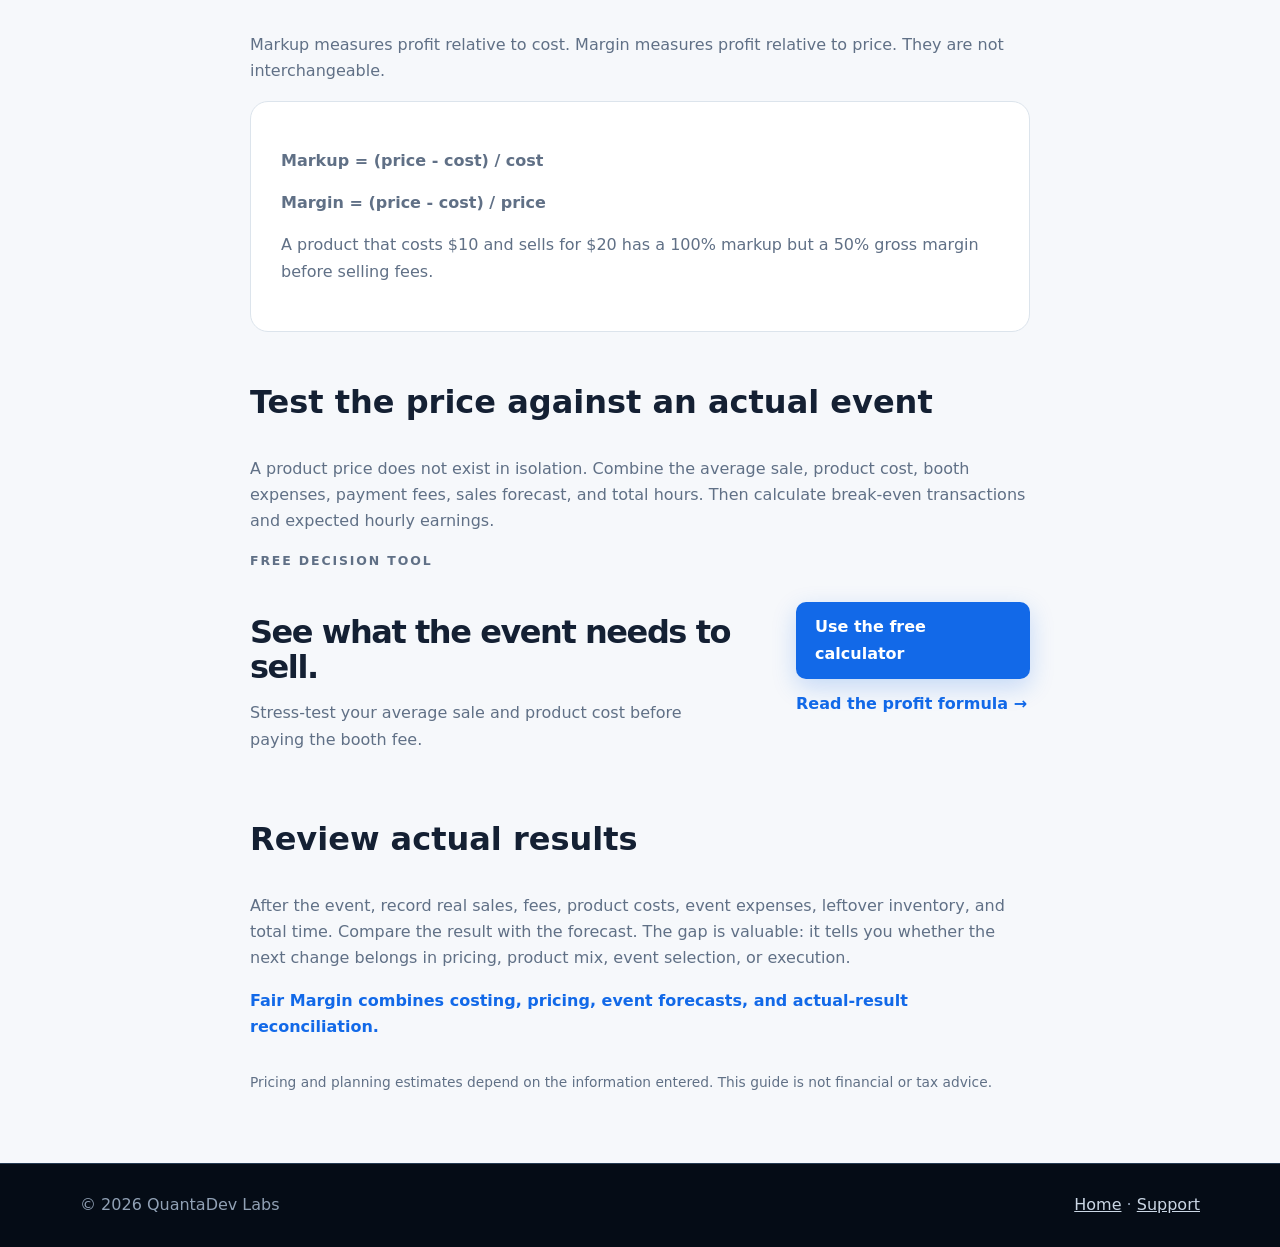
<file: handmade-pricing-guide.html>
<!doctype html><html lang="en"><head><meta charset="utf-8"><meta name="viewport" content="width=device-width,initial-scale=1"><title>How to Price Handmade Products for Craft Fairs</title><meta name="description" content="A practical handmade pricing method that includes materials, labor, packaging, waste, overhead, selling fees, and the profit needed to keep going."><link rel="canonical" href="https://www.quantadev.xyz/handmade-pricing-guide.html"><meta name="theme-color" content="#07111f"><link rel="stylesheet" href="styles.css"><script type="application/ld+json">{"@context":"https://schema.org","@type":"Article","headline":"How to Price Handmade Products for Craft Fairs","author":{"@type":"Organization","name":"QuantaDev Labs"},"datePublished":"2026-11-04","dateModified":"2026-11-04","mainEntityOfPage":"https://www.quantadev.xyz/handmade-pricing-guide.html"}</script><script src="analytics.js" defer></script></head>
<body><a class="skip-link" href="#main">Skip to content</a><header class="site-header"><div class="shell nav-wrap"><a class="brand" href="index.html">Quanta<span>Dev</span></a><nav aria-label="Main navigation"><a href="craft-fair-calculator.html">Free calculator</a><a href="craft-fair-profit-guide.html">Profit guide</a><a href="fair-margin.html">Fair Margin</a><a class="button button-small" href="fair-margin.html">Plan an event</a></nav></div></header>
<main id="main"><article class="article-copy shell"><p class="eyebrow">Handmade pricing guide</p><h1>Price the whole product, not just the materials.</h1><p class="lede">A price can cover beads, wax, yarn, clay, or wood and still fail to pay for the work. A durable handmade price starts with the full unit cost, then accounts for selling fees and the profit needed to keep the business operating.</p>
<h2>Build the true batch cost</h2><p>Calculate one production batch before dividing down to a unit. Include direct materials, consumables, packaging, labor, expected waste, and a reasonable share of overhead.</p><div class="panel"><p><strong>True batch cost = materials + consumables + packaging + labor + waste + allocated overhead</strong></p><p><strong>True unit cost = true batch cost / sellable units produced</strong></p></div><p>Use sellable units, not attempted units. If a batch produces 24 pieces but two normally fail quality control, divide by 22.</p>
<h2>Pay for labor explicitly</h2><p>Track the hands-on time for the batch and multiply it by an hourly labor rate. Do not hide labor inside an arbitrary markup. Separating labor makes it easier to see whether a process change actually improves the business.</p><h2>Do not ignore overhead</h2><p>Overhead is real even when it does not appear in the finished product. Examples include tools, software, studio space, electricity, website costs, labels, market research, and equipment maintenance. Choose a consistent allocation method and document it.</p>
<h2>Model selling fees before choosing the price</h2><p>Card and marketplace fees are usually calculated from the selling price, which means a price that only adds a fixed markup can miss the target. Model the actual percentage and fixed fee for the channel you use. Craft-fair pricing may also need to support booth costs that online pricing does not.</p><h2>Separate margin from markup</h2><p>Markup measures profit relative to cost. Margin measures profit relative to price. They are not interchangeable.</p><div class="panel"><p><strong>Markup = (price - cost) / cost</strong></p><p><strong>Margin = (price - cost) / price</strong></p><p>A product that costs $10 and sells for $20 has a 100% markup but a 50% gross margin before selling fees.</p></div>
<h2>Test the price against an actual event</h2><p>A product price does not exist in isolation. Combine the average sale, product cost, booth expenses, payment fees, sales forecast, and total hours. Then calculate break-even transactions and expected hourly earnings.</p><div class="split-callout"><div><p class="eyebrow">Free decision tool</p><h2>See what the event needs to sell.</h2><p>Stress-test your average sale and product cost before paying the booth fee.</p></div><div class="callout-action"><a class="button" href="craft-fair-calculator.html">Use the free calculator</a><a class="text-link" href="craft-fair-profit-guide.html">Read the profit formula →</a></div></div>
<h2>Review actual results</h2><p>After the event, record real sales, fees, product costs, event expenses, leftover inventory, and total time. Compare the result with the forecast. The gap is valuable: it tells you whether the next change belongs in pricing, product mix, event selection, or execution.</p><p><a class="text-link" href="fair-margin.html">Fair Margin combines costing, pricing, event forecasts, and actual-result reconciliation.</a></p><p class="disclaimer">Pricing and planning estimates depend on the information entered. This guide is not financial or tax advice.</p></article></main><footer class="site-footer"><div class="shell footer-row"><span>© 2026 QuantaDev Labs</span><span><a href="index.html">Home</a> · <a href="mailto:support.team@quantadev.xyz">Support</a></span></div></footer></body></html>
</file>
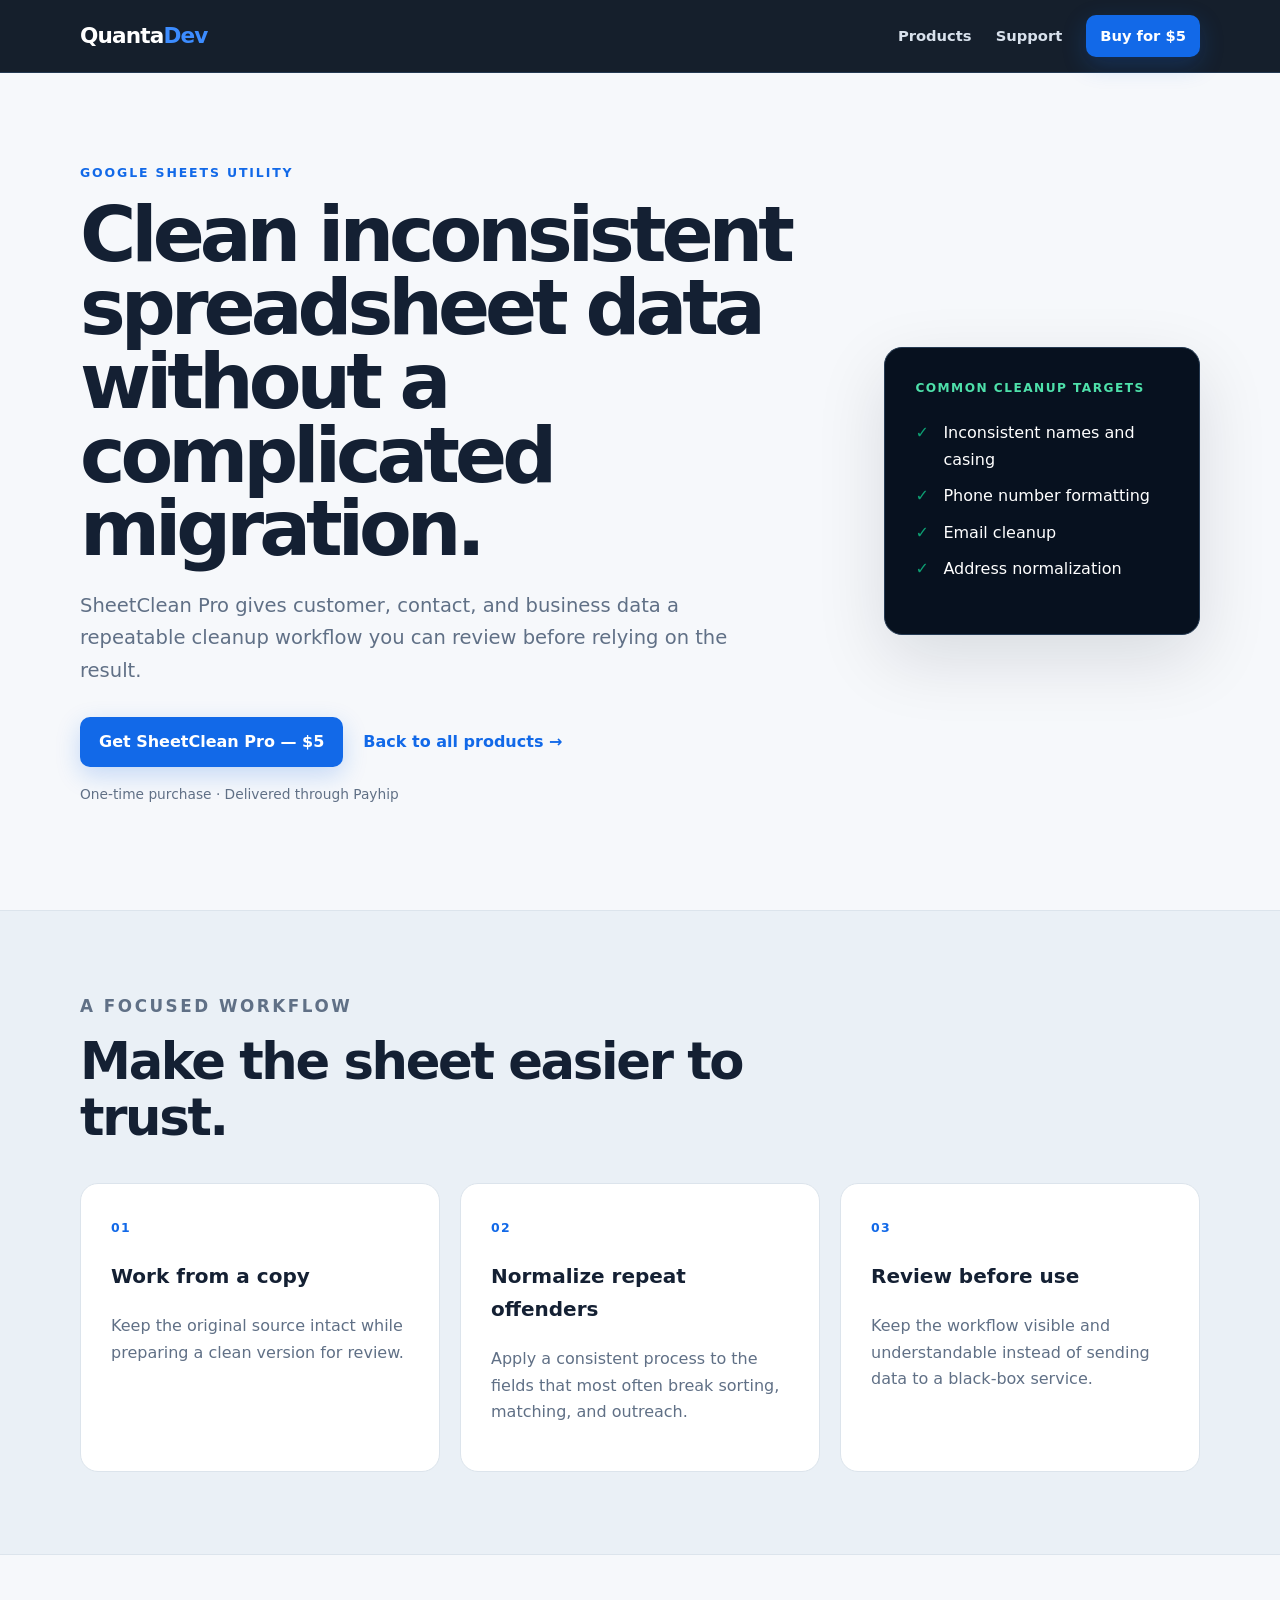
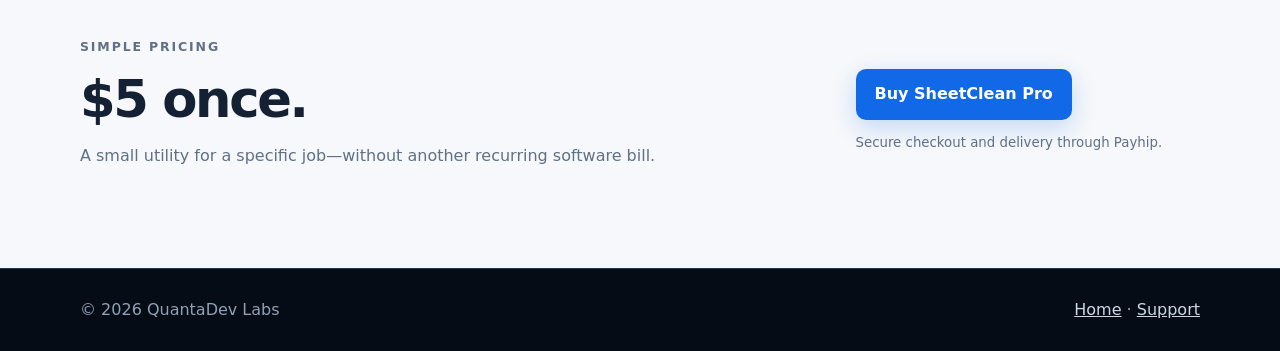
<file: sheetclean-pro.html>
<!doctype html><html lang="en"><head><meta charset="utf-8"><meta name="viewport" content="width=device-width,initial-scale=1"><title>SheetClean Pro | Clean messy Google Sheets data</title><meta name="description" content="Normalize inconsistent names, phone numbers, emails, and addresses in Google Sheets with a repeatable, reviewable workflow."><link rel="canonical" href="https://www.quantadev.xyz/sheetclean-pro.html"><meta name="theme-color" content="#07111f"><link rel="stylesheet" href="styles.css"><script type="application/ld+json">{"@context":"https://schema.org","@type":"SoftwareApplication","name":"SheetClean Pro","applicationCategory":"BusinessApplication","offers":{"@type":"Offer","price":"5.00","priceCurrency":"USD","url":"https://payhip.com/b/Xvz1y"}}</script><script src="analytics.js" defer></script></head>
<body><a class="skip-link" href="#main">Skip to content</a><header class="site-header"><div class="shell nav-wrap"><a class="brand" href="index.html">Quanta<span>Dev</span></a><nav aria-label="Main navigation"><a href="index.html#products">Products</a><a href="mailto:support.team@quantadev.xyz">Support</a><a class="button button-small" href="https://payhip.com/b/Xvz1y?utm_source=quantadev&amp;utm_medium=website&amp;utm_campaign=sheetclean_funnel&amp;utm_content=sheetclean_nav" rel="noopener" data-track="payhip_click" data-placement="sheetclean_nav">Buy for $5</a></nav></div></header>
<main id="main"><section class="hero shell product-hero"><div class="hero-copy"><p class="eyebrow">Google Sheets utility</p><h1>Clean inconsistent spreadsheet data without a complicated migration.</h1><p class="lede">SheetClean Pro gives customer, contact, and business data a repeatable cleanup workflow you can review before relying on the result.</p><div class="button-row"><a class="button" href="https://payhip.com/b/Xvz1y?utm_source=quantadev&amp;utm_medium=website&amp;utm_campaign=sheetclean_funnel&amp;utm_content=sheetclean_hero" rel="noopener" data-track="payhip_click" data-placement="sheetclean_hero">Get SheetClean Pro — $5</a><a class="text-link" href="index.html#products">Back to all products →</a></div><p class="microcopy">One-time purchase · Delivered through Payhip</p></div><aside class="hero-card"><div class="result-kicker">Common cleanup targets</div><ul class="check-list"><li>Inconsistent names and casing</li><li>Phone number formatting</li><li>Email cleanup</li><li>Address normalization</li></ul></aside></section>
<section class="section section-tint"><div class="shell"><div class="section-heading"><p class="eyebrow">A focused workflow</p><h2>Make the sheet easier to trust.</h2></div><div class="three-grid"><article class="feature-card"><span class="feature-number">01</span><h3>Work from a copy</h3><p>Keep the original source intact while preparing a clean version for review.</p></article><article class="feature-card"><span class="feature-number">02</span><h3>Normalize repeat offenders</h3><p>Apply a consistent process to the fields that most often break sorting, matching, and outreach.</p></article><article class="feature-card"><span class="feature-number">03</span><h3>Review before use</h3><p>Keep the workflow visible and understandable instead of sending data to a black-box service.</p></article></div></div></section>
<section class="section shell"><div class="split-callout"><div><p class="eyebrow">Simple pricing</p><h2>$5 once.</h2><p>A small utility for a specific job—without another recurring software bill.</p></div><div class="callout-action"><a class="button" href="https://payhip.com/b/Xvz1y?utm_source=quantadev&amp;utm_medium=website&amp;utm_campaign=sheetclean_funnel&amp;utm_content=sheetclean_purchase" rel="noopener" data-track="payhip_click" data-placement="sheetclean_purchase">Buy SheetClean Pro</a><small>Secure checkout and delivery through Payhip.</small></div></div></section></main>
<footer class="site-footer"><div class="shell footer-row"><span>© 2026 QuantaDev Labs</span><span><a href="index.html">Home</a> · <a href="mailto:support.team@quantadev.xyz">Support</a></span></div></footer></body></html>
</file>
<file: styles.css>
:root{--bg:#07111f;--surface:#10233a;--paper:#f6f8fb;--white:#fff;--text:#142033;--muted:#607086;--muted-dark:#a8b6c8;--line:#dce4ec;--line-dark:#253a52;--blue:#3c8cff;--blue-deep:#1269e8;--green:#4ee0aa;--shadow:0 24px 70px rgba(7,17,31,.12);--radius:18px}
*{box-sizing:border-box}html{scroll-behavior:smooth}body{margin:0;background:var(--paper);color:var(--text);font:16px/1.65 Inter,ui-sans-serif,system-ui,-apple-system,"Segoe UI",sans-serif}a{color:inherit}button,input{font:inherit}.shell{width:min(1120px,calc(100% - 40px));margin-inline:auto}.narrow{max-width:820px}.skip-link{position:fixed;left:16px;top:-80px;z-index:99;background:#fff;color:#000;padding:10px 14px;border-radius:8px}.skip-link:focus{top:16px}.site-header{position:sticky;top:0;z-index:20;background:rgba(7,17,31,.94);backdrop-filter:blur(18px);border-bottom:1px solid var(--line-dark)}.nav-wrap{min-height:72px;display:flex;align-items:center;justify-content:space-between;gap:24px}.brand{color:#fff;text-decoration:none;font-size:1.35rem;font-weight:900;letter-spacing:-.04em}.brand span{color:var(--blue)}nav{display:flex;align-items:center;gap:24px}nav a{color:#d8e1ec;text-decoration:none;font-weight:650;font-size:.92rem}nav a:hover{color:#fff}.button{display:inline-flex;align-items:center;justify-content:center;min-height:48px;padding:12px 19px;border:0;border-radius:10px;background:var(--blue-deep);color:#fff;text-decoration:none;font-weight:800;box-shadow:0 8px 24px rgba(18,105,232,.22);transition:transform .18s ease,background .18s ease}.button:hover{background:#075dce;transform:translateY(-1px)}.button-small{min-height:40px;padding:9px 14px}.button-secondary{background:var(--bg);box-shadow:none}.text-link{color:var(--blue-deep);font-weight:800;text-decoration:none}.hero{padding-block:90px;display:grid;grid-template-columns:minmax(0,1.4fr) minmax(300px,.6fr);gap:68px;align-items:center}.hero-copy{max-width:730px}.eyebrow{margin:0 0 14px;color:var(--blue-deep);font-size:.78rem;font-weight:900;letter-spacing:.15em;text-transform:uppercase}.hero h1{margin:0 0 24px;font-size:clamp(3.1rem,7vw,6.2rem);line-height:.96;letter-spacing:-.065em;max-width:900px}.product-hero h1{font-size:clamp(3rem,6vw,5.2rem)}.lede{font-size:1.22rem;color:var(--muted);max-width:710px}.button-row{display:flex;align-items:center;gap:20px;flex-wrap:wrap;margin-top:30px}.microcopy{color:var(--muted);font-size:.86rem;margin-top:16px}.trust-list{display:flex;gap:24px;flex-wrap:wrap;padding:0;margin:34px 0 0;list-style:none;color:#40516a;font-weight:700;font-size:.9rem}.trust-list li::before{content:"✓";color:#0d9f73;margin-right:8px}.hero-card{background:var(--bg);color:#fff;padding:30px;border-radius:var(--radius);box-shadow:var(--shadow);border:1px solid var(--line-dark)}.hero-card p{color:var(--muted-dark)}.result-kicker{font-size:.76rem;color:var(--green);font-weight:900;letter-spacing:.12em;text-transform:uppercase;margin-bottom:18px}.hero-metric{display:flex;justify-content:space-between;align-items:end;padding:15px 0;border-bottom:1px solid var(--line-dark)}.hero-metric span{color:var(--muted-dark)}.hero-metric strong{font-size:1.35rem}.flow-step{display:flex;align-items:center;gap:16px;padding:14px 0;border-bottom:1px solid var(--line-dark)}.flow-step b{display:grid;place-items:center;width:34px;height:34px;border-radius:50%;background:#173a60;color:var(--green);font-size:.8rem}.section{padding-block:82px}.section-tint{background:#eaf0f6;border-block:1px solid var(--line)}.section-dark{background:var(--bg);color:#fff}.section-dark .eyebrow{color:var(--green)}.section-dark .lede,.section-dark p{color:var(--muted-dark)}.section-dark a{color:#fff}.section-heading{max-width:700px;margin-bottom:38px}.section-heading h2,.split-callout h2,.purchase-box h2,.section-dark h2{font-size:clamp(2rem,4vw,3.3rem);line-height:1.08;letter-spacing:-.045em;margin:0 0 14px}.section-heading p{color:var(--muted);font-size:1.05rem}.product-grid{display:grid;grid-template-columns:1.15fr .85fr;gap:24px}.product-card,.feature-card,.panel{background:#fff;border:1px solid var(--line);border-radius:var(--radius);padding:30px}.product-featured{box-shadow:var(--shadow);border-color:#b7d2f6}.card-topline{display:flex;justify-content:space-between;align-items:center;gap:16px}.pill{display:inline-flex;padding:6px 9px;border-radius:999px;background:#ddecff;color:#0d5fc5;font-size:.76rem;font-weight:900;text-transform:uppercase;letter-spacing:.06em}.price{font-weight:900}.product-card h3{font-size:2rem;margin:24px 0 10px}.product-card p,.feature-card p{color:var(--muted)}.check-list{list-style:none;padding:0;margin:22px 0}.check-list li{position:relative;padding-left:28px;margin:10px 0}.check-list li::before{content:"✓";position:absolute;left:0;color:#0d9f73;font-weight:900}.three-grid{display:grid;grid-template-columns:repeat(3,1fr);gap:20px}.feature-number{font-size:.78rem;color:var(--blue-deep);font-weight:900;letter-spacing:.1em}.feature-card h3{font-size:1.25rem}.split-callout,.purchase-box{display:grid;grid-template-columns:1.35fr .65fr;gap:60px;align-items:center}.split-callout p{color:var(--muted)}.callout-action{display:flex;flex-direction:column;align-items:flex-start;gap:12px}.callout-action small{color:var(--muted)}.section-dark .callout-action small{color:var(--muted-dark)}.included-grid{display:grid;grid-template-columns:1fr 1fr;gap:20px}.faq{max-width:900px}.faq details{background:#fff;border:1px solid var(--line);border-radius:12px;padding:18px 20px;margin:12px 0}.faq summary{font-weight:850;cursor:pointer}.faq details p{color:var(--muted)}.disclaimer{color:var(--muted);font-size:.86rem;margin-top:30px}.site-footer{background:#050c16;color:#91a1b5;padding:28px 0;border-top:1px solid var(--line-dark)}.footer-row{display:flex;justify-content:space-between;gap:18px;flex-wrap:wrap}.site-footer a{color:#cbd7e5}.calculator-layout{display:grid;grid-template-columns:minmax(0,1.05fr) minmax(320px,.95fr);gap:28px;align-items:start}.calculator-panel{background:#fff;border:1px solid var(--line);border-radius:var(--radius);padding:28px}.input-grid{display:grid;grid-template-columns:1fr 1fr;gap:18px}.field label{display:block;font-size:.86rem;font-weight:800;margin-bottom:7px}.field small{display:block;color:var(--muted);font-size:.76rem;margin-top:5px}.field input{width:100%;min-height:46px;border:1px solid #b9c6d4;border-radius:9px;padding:10px 12px;background:#fff;color:var(--text)}.field input:focus{outline:3px solid rgba(60,140,255,.2);border-color:var(--blue)}.calculator-results{position:sticky;top:96px;background:var(--bg);color:#fff;border-radius:var(--radius);padding:30px}.calculator-results .eyebrow{color:var(--green)}.metric-grid{display:grid;grid-template-columns:1fr 1fr;gap:12px}.metric{background:var(--surface);border:1px solid var(--line-dark);border-radius:12px;padding:16px}.metric span{display:block;color:var(--muted-dark);font-size:.78rem}.metric strong{display:block;font-size:1.55rem;margin-top:4px}.result-summary{padding:18px;border-radius:12px;background:#123b33;border:1px solid #216553;margin:20px 0;color:#d9fff1}.result-summary strong{color:#fff}.warning{padding:14px;border-radius:10px;background:#452a18;color:#ffd9bb;font-size:.86rem}.upgrade-card{margin-top:22px;border-top:1px solid var(--line-dark);padding-top:22px}.upgrade-card p{color:var(--muted-dark)}.formula-note{color:var(--muted);font-size:.85rem;margin-top:24px}.article-copy{max-width:780px;margin:70px auto}.article-copy h2{font-size:2rem;margin-top:44px}.article-copy p,.article-copy li{color:var(--muted)}
@media(max-width:820px){nav a:not(.button){display:none}.hero,.product-grid,.three-grid,.split-callout,.purchase-box,.included-grid,.calculator-layout{grid-template-columns:1fr}.hero{padding-block:60px;gap:36px}.hero h1{font-size:clamp(2.8rem,14vw,4.5rem)}.calculator-results{position:static}.callout-action{align-items:stretch}.callout-action .button{text-align:center}}
@media(max-width:560px){.shell{width:min(100% - 28px,1120px)}.nav-wrap{min-height:64px}.section{padding-block:60px}.input-grid,.metric-grid{grid-template-columns:1fr}.product-card,.feature-card,.calculator-panel,.calculator-results{padding:22px}.trust-list{display:grid;gap:8px}.footer-row{flex-direction:column}}
@media(prefers-reduced-motion:reduce){html{scroll-behavior:auto}.button{transition:none}}
</file>
